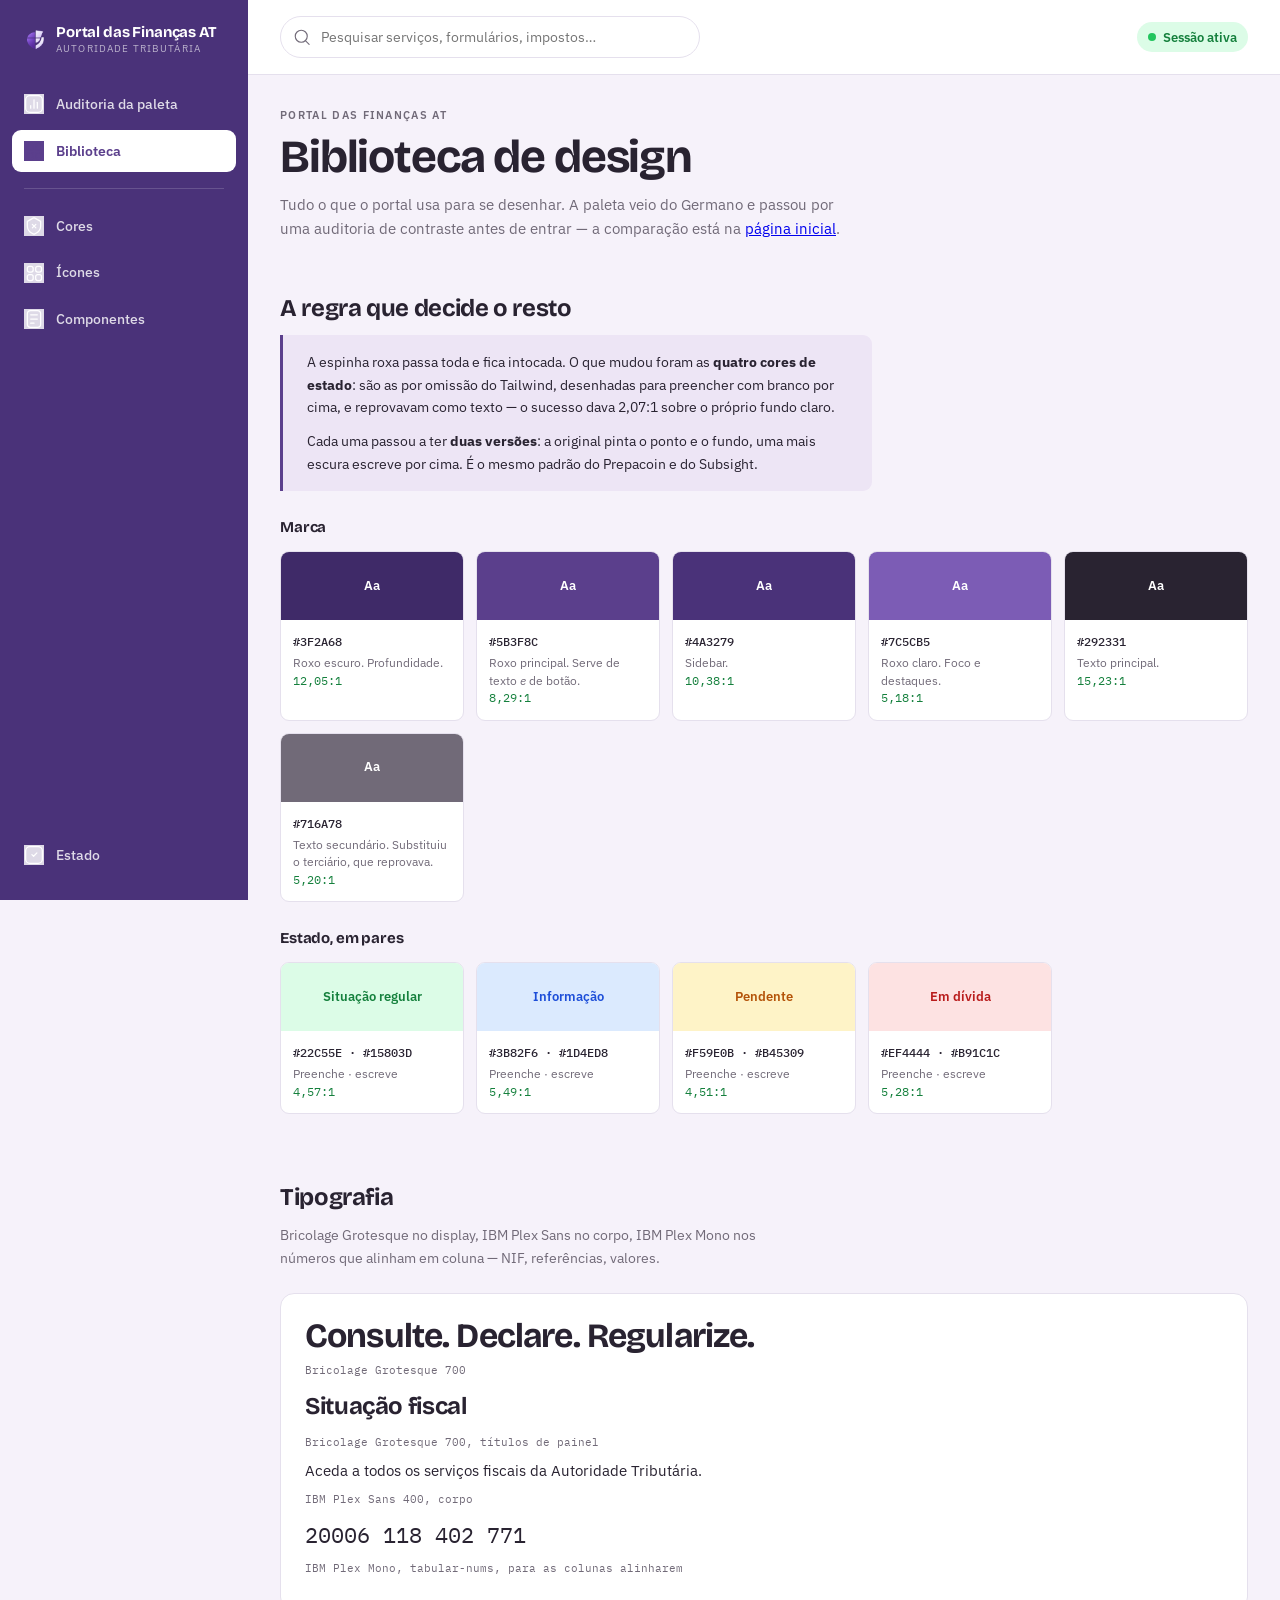
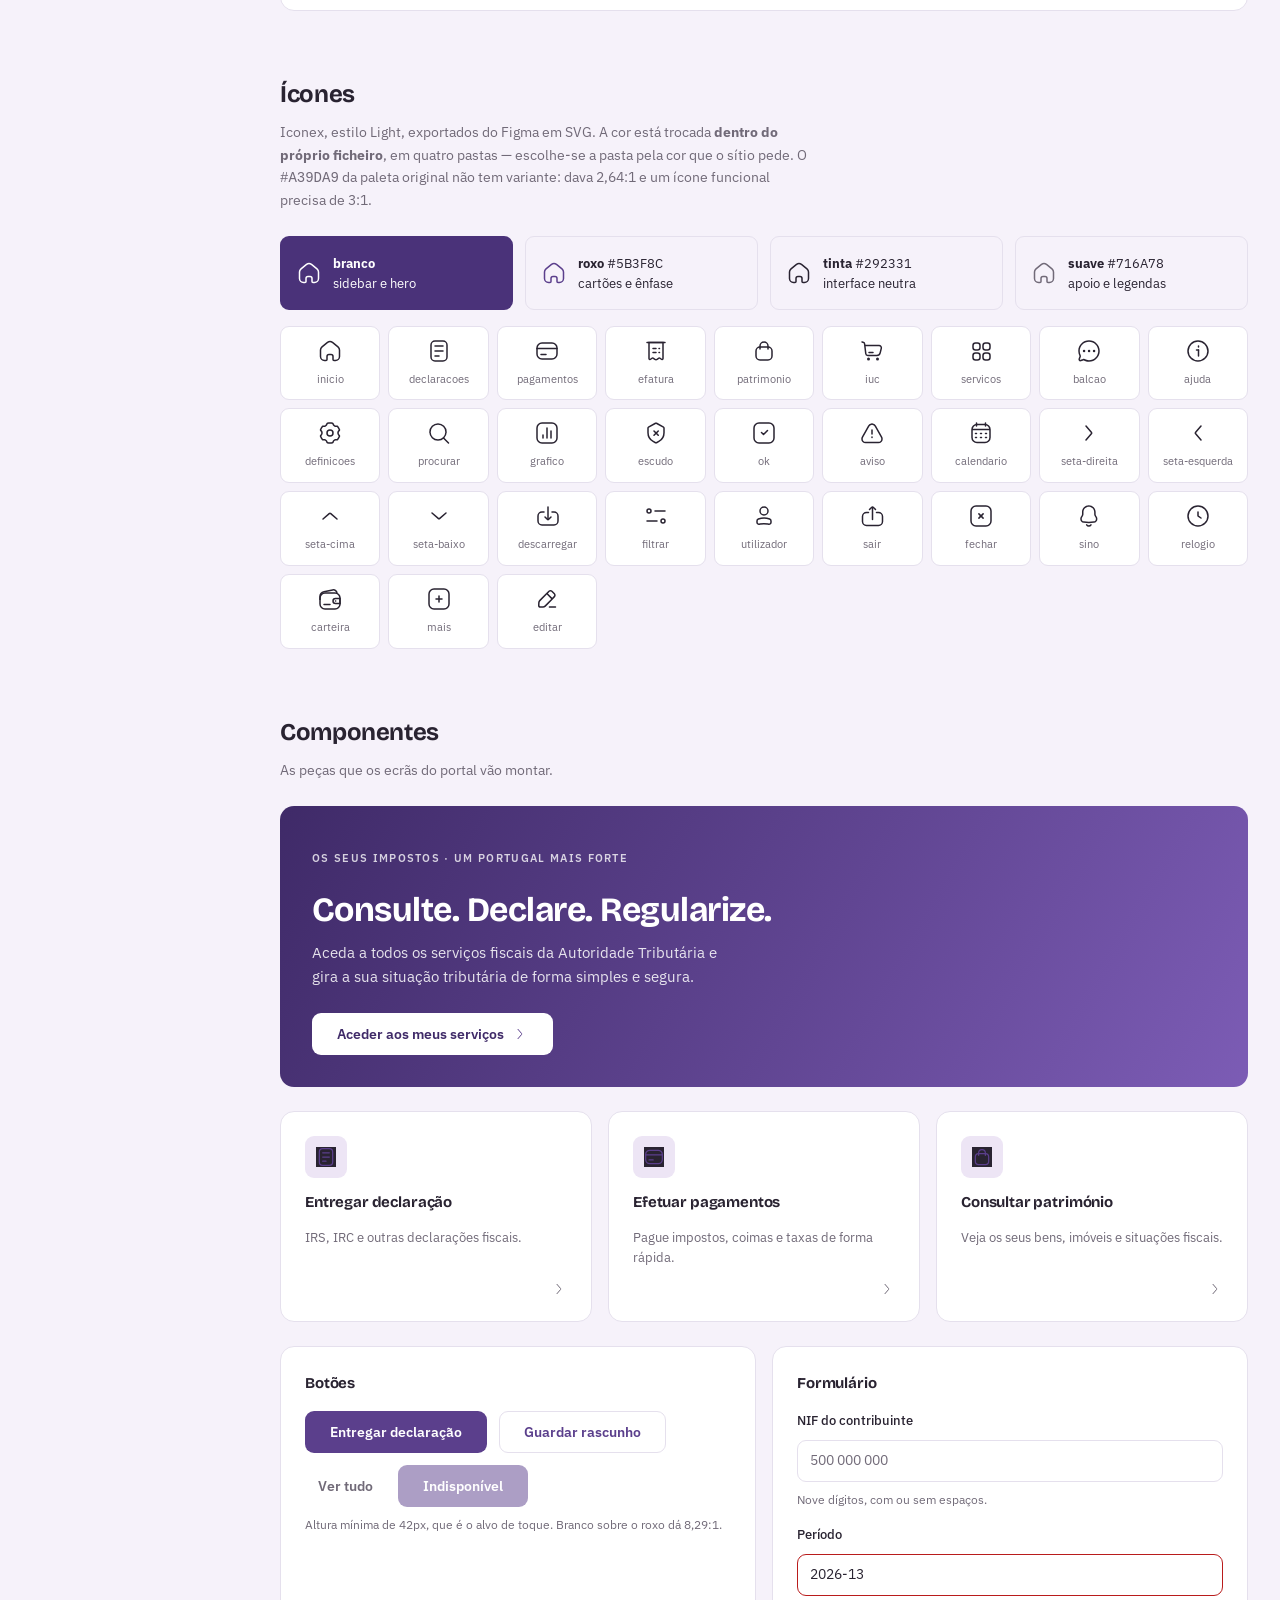
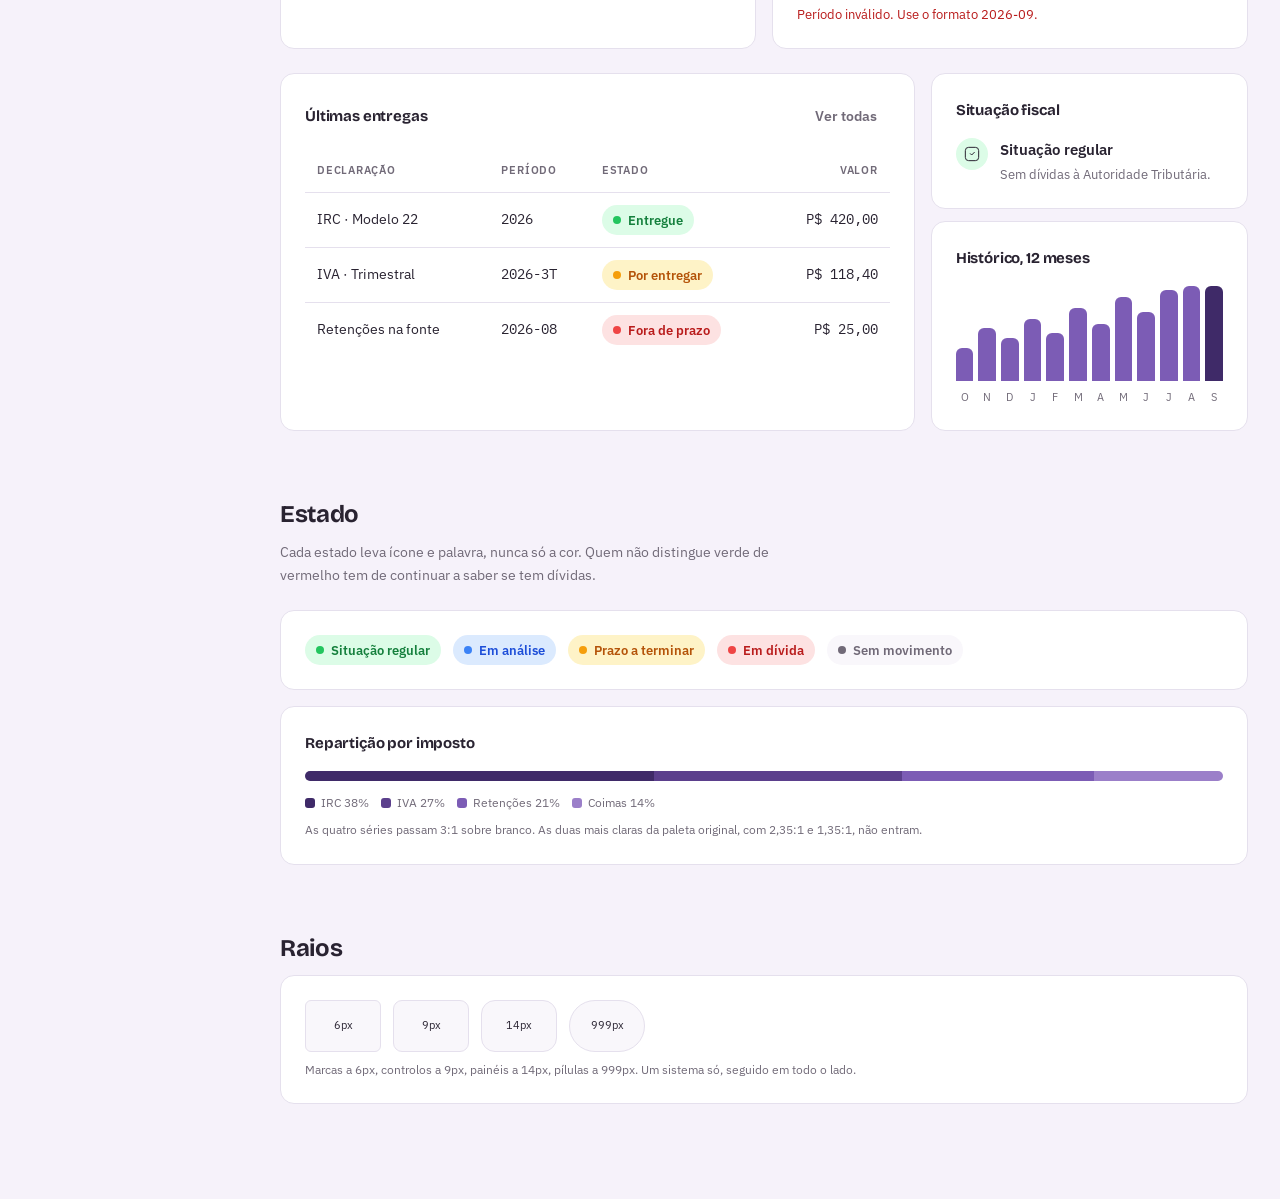
<file: biblioteca.html>
<!DOCTYPE html>
<html lang="pt-PT">
<head>
  <meta charset="UTF-8" />
  <meta name="pc-versao" content="e7d1a06c2892" />
  <meta name="at-versao" content="8cbcc98b641c" />
  <meta name="viewport" content="width=device-width, initial-scale=1.0" />
  <title>Biblioteca — Portal das Finanças AT</title>
  <link rel="icon" href="favicon.ico" sizes="any" />
  <link rel="icon" type="image/png" sizes="32x32" href="favicon-32.png" />
  <link rel="apple-touch-icon" href="apple-touch-icon.png" />
  <meta name="theme-color" content="#5B3F8C" />
  <link rel="preconnect" href="https://fonts.googleapis.com" />
  <link rel="preconnect" href="https://fonts.gstatic.com" crossorigin />
  <link rel="stylesheet" href="https://fonts.googleapis.com/css2?family=Bricolage+Grotesque:opsz,wght@12..96,500;12..96,700&family=IBM+Plex+Mono:wght@400;500&family=IBM+Plex+Sans:wght@400;500;600&display=swap" />
  <link rel="stylesheet" href="web/biblioteca/at.css?v=95a96b66" />
  <script src="web/atualizar.js?v=44ebef86"></script>
  <style>
    .secao { margin-bottom: var(--at-e8); }
    .secao > h2 { margin-bottom: var(--at-e2); }
    .secao > .intro { color: var(--at-texto-suave); max-width: 66ch; margin-bottom: var(--at-e5); font-size: 14px; }

    .amostras { display: flex; flex-wrap: wrap; gap: var(--at-e3); align-items: center; }

    .grade-cor { display: grid; grid-template-columns: repeat(auto-fill, minmax(184px, 1fr)); gap: var(--at-e3); }
    .ficha { border: 1px solid var(--at-linha); border-radius: var(--at-r-controlo); overflow: hidden; background: var(--at-superficie); }
    .ficha .prova { height: 68px; display: grid; place-items: center; font-weight: 600; font-size: 13px; }
    .ficha .sobre { padding: var(--at-e3); font-size: 12px; }
    .ficha .hex { font-family: "IBM Plex Mono", monospace; font-weight: 500; color: var(--at-texto); }
    .ficha .razao { color: var(--at-texto-suave); margin-top: 3px; line-height: 1.45; }
    .ficha .rc { font-family: "IBM Plex Mono", monospace; color: var(--at-ok-texto); font-size: 11.5px; }

    .grade-icones { display: grid; grid-template-columns: repeat(auto-fill, minmax(92px, 1fr)); gap: var(--at-e2); }
    .ficha-icone {
      display: flex; flex-direction: column; align-items: center; gap: var(--at-e2);
      padding: var(--at-e3) var(--at-e2); border: 1px solid var(--at-linha);
      border-radius: var(--at-r-controlo); background: var(--at-superficie);
      font-size: 10.5px; color: var(--at-texto-suave); text-align: center;
    }
    .tira-cores { display: flex; gap: var(--at-e3); flex-wrap: wrap; }
    .tira-cores > div {
      flex: 1; min-width: 150px; padding: var(--at-e4);
      border-radius: var(--at-r-controlo); border: 1px solid var(--at-linha);
      display: flex; align-items: center; gap: var(--at-e3); font-size: 12.5px;
    }
    .tira-cores .escura { background: var(--at-sidebar); color: #fff; border-color: transparent; }

    .escala > * { margin-bottom: var(--at-e2); }
    .escala .nota { font-family: "IBM Plex Mono", monospace; font-size: 11px; color: var(--at-texto-suave); }

    .lei {
      border-left: 3px solid var(--at-roxo); background: var(--at-roxo-veu);
      padding: var(--at-e4) var(--at-e5); border-radius: 0 var(--at-r-controlo) var(--at-r-controlo) 0;
      margin-bottom: var(--at-e5); font-size: 14px; max-width: 74ch;
    }
    .lei p + p { margin-top: var(--at-e3); }
  </style>
</head>
<body>
  <div class="at-app">

    <nav class="at-lateral" aria-label="Navegação principal">
      <div class="at-marca">
        <picture>
          <source srcset="web/marca/at-marca.webp" type="image/webp" />
          <img src="web/marca/at-marca.png" alt="" width="34" height="34" />
        </picture>
        <div class="at-marca-nome">
          Portal das Finanças AT
          <small>Autoridade Tributária</small>
        </div>
      </div>
      <a href="index.html"><img class="at-icone" src="web/icones/branco/grafico.svg" alt="" />Auditoria da paleta</a>
      <a href="biblioteca.html" aria-current="page"><img class="at-icone" src="web/icones/roxo/servicos.svg" alt="" />Biblioteca</a>
      <hr />
      <a href="#cores"><img class="at-icone" src="web/icones/branco/escudo.svg" alt="" />Cores</a>
      <a href="#icones"><img class="at-icone" src="web/icones/branco/servicos.svg" alt="" />Ícones</a>
      <a href="#componentes"><img class="at-icone" src="web/icones/branco/declaracoes.svg" alt="" />Componentes</a>
      <a href="#estado" class="at-empurra"><img class="at-icone" src="web/icones/branco/ok.svg" alt="" />Estado</a>
    </nav>

    <div class="at-principal">
      <header class="at-topo">
        <div class="at-procurar">
          <img src="web/icones/suave/procurar.svg" alt="" />
          <input type="search" placeholder="Pesquisar serviços, formulários, impostos…" aria-label="Pesquisar" />
        </div>
        <span class="at-selo at-selo-ok"><span class="at-ponto"></span>Sessão ativa</span>
      </header>

      <main class="at-conteudo">
        <div style="margin-bottom:var(--at-e7)">
          <p class="at-sobretitulo">Portal das Finanças AT</p>
          <h1>Biblioteca de design</h1>
          <p class="at-suave" style="margin-top:var(--at-e3); max-width:64ch">
            Tudo o que o portal usa para se desenhar. A paleta veio do Germano
            e passou por uma auditoria de contraste antes de entrar — a
            comparação está na <a href="index.html">página inicial</a>.
          </p>
        </div>

        <!-- ══ a regra ══ -->
        <section class="secao" id="cores">
          <h2>A regra que decide o resto</h2>
          <div class="lei">
            <p>
              A espinha roxa passa toda e fica intocada. O que mudou foram as
              <strong>quatro cores de estado</strong>: são as por omissão do
              Tailwind, desenhadas para preencher com branco por cima, e
              reprovavam como texto — o sucesso dava 2,07:1 sobre o próprio
              fundo claro.
            </p>
            <p>
              Cada uma passou a ter <strong>duas versões</strong>: a original
              pinta o ponto e o fundo, uma mais escura escreve por cima. É o
              mesmo padrão do Prepacoin e do Subsight.
            </p>
          </div>

          <h3 style="margin-bottom:var(--at-e3)">Marca</h3>
          <div class="grade-cor" style="margin-bottom:var(--at-e5)">
            <div class="ficha">
              <div class="prova" style="background:#3F2A68; color:#fff">Aa</div>
              <div class="sobre"><div class="hex">#3F2A68</div><div class="razao">Roxo escuro. Profundidade.</div><div class="rc">12,05:1</div></div>
            </div>
            <div class="ficha">
              <div class="prova" style="background:#5B3F8C; color:#fff">Aa</div>
              <div class="sobre"><div class="hex">#5B3F8C</div><div class="razao">Roxo principal. Serve de texto <em>e</em> de botão.</div><div class="rc">8,29:1</div></div>
            </div>
            <div class="ficha">
              <div class="prova" style="background:#4A3279; color:#fff">Aa</div>
              <div class="sobre"><div class="hex">#4A3279</div><div class="razao">Sidebar.</div><div class="rc">10,38:1</div></div>
            </div>
            <div class="ficha">
              <div class="prova" style="background:#7C5CB5; color:#fff">Aa</div>
              <div class="sobre"><div class="hex">#7C5CB5</div><div class="razao">Roxo claro. Foco e destaques.</div><div class="rc">5,18:1</div></div>
            </div>
            <div class="ficha">
              <div class="prova" style="background:#292331; color:#fff">Aa</div>
              <div class="sobre"><div class="hex">#292331</div><div class="razao">Texto principal.</div><div class="rc">15,23:1</div></div>
            </div>
            <div class="ficha">
              <div class="prova" style="background:#716A78; color:#fff">Aa</div>
              <div class="sobre"><div class="hex">#716A78</div><div class="razao">Texto secundário. Substituiu o terciário, que reprovava.</div><div class="rc">5,20:1</div></div>
            </div>
          </div>

          <h3 style="margin-bottom:var(--at-e3)">Estado, em pares</h3>
          <div class="grade-cor">
            <div class="ficha">
              <div class="prova" style="background:#DCFCE7; color:#15803D">Situação regular</div>
              <div class="sobre"><div class="hex">#22C55E · #15803D</div><div class="razao">Preenche · escreve</div><div class="rc">4,57:1</div></div>
            </div>
            <div class="ficha">
              <div class="prova" style="background:#DBEAFE; color:#1D4ED8">Informação</div>
              <div class="sobre"><div class="hex">#3B82F6 · #1D4ED8</div><div class="razao">Preenche · escreve</div><div class="rc">5,49:1</div></div>
            </div>
            <div class="ficha">
              <div class="prova" style="background:#FEF3C7; color:#B45309">Pendente</div>
              <div class="sobre"><div class="hex">#F59E0B · #B45309</div><div class="razao">Preenche · escreve</div><div class="rc">4,51:1</div></div>
            </div>
            <div class="ficha">
              <div class="prova" style="background:#FDE2E2; color:#B91C1C">Em dívida</div>
              <div class="sobre"><div class="hex">#EF4444 · #B91C1C</div><div class="razao">Preenche · escreve</div><div class="rc">5,28:1</div></div>
            </div>
          </div>
        </section>

        <!-- ══ tipografia ══ -->
        <section class="secao">
          <h2>Tipografia</h2>
          <p class="intro">
            Bricolage Grotesque no display, IBM Plex Sans no corpo, IBM Plex
            Mono nos números que alinham em coluna — NIF, referências, valores.
          </p>
          <div class="at-cartao escala">
            <h1 style="font-size:34px">Consulte. Declare. Regularize.</h1>
            <p class="nota">Bricolage Grotesque 700</p>
            <h2>Situação fiscal</h2>
            <p class="nota">Bricolage Grotesque 700, títulos de painel</p>
            <p>Aceda a todos os serviços fiscais da Autoridade Tributária.</p>
            <p class="nota">IBM Plex Sans 400, corpo</p>
            <p class="mono" style="font-size:22px">20006 118 402 771</p>
            <p class="nota">IBM Plex Mono, tabular-nums, para as colunas alinharem</p>
          </div>
        </section>

        <!-- ══ ícones ══ -->
        <section class="secao" id="icones">
          <h2>Ícones</h2>
          <p class="intro">
            Iconex, estilo Light, exportados do Figma em SVG. A cor está
            trocada <strong>dentro do próprio ficheiro</strong>, em quatro
            pastas — escolhe-se a pasta pela cor que o sítio pede. O
            <code>#A39DA9</code> da paleta original não tem variante: dava
            2,64:1 e um ícone funcional precisa de 3:1.
          </p>
          <div class="tira-cores" style="margin-bottom:var(--at-e4)">
            <div class="escura">
              <img class="at-icone-24" src="web/icones/branco/inicio.svg" alt="" />
              <div><strong>branco</strong><br />sidebar e hero</div>
            </div>
            <div>
              <img class="at-icone-24" src="web/icones/roxo/inicio.svg" alt="" />
              <div><strong>roxo</strong> #5B3F8C<br />cartões e ênfase</div>
            </div>
            <div>
              <img class="at-icone-24" src="web/icones/tinta/inicio.svg" alt="" />
              <div><strong>tinta</strong> #292331<br />interface neutra</div>
            </div>
            <div>
              <img class="at-icone-24" src="web/icones/suave/inicio.svg" alt="" />
              <div><strong>suave</strong> #716A78<br />apoio e legendas</div>
            </div>
          </div>
          <div class="grade-icones" id="grade-icones"></div>
        </section>

        <!-- ══ componentes ══ -->
        <section class="secao" id="componentes">
          <h2>Componentes</h2>
          <p class="intro">As peças que os ecrãs do portal vão montar.</p>

          <div class="at-hero" style="margin-bottom:var(--at-e5)">
            <p class="at-sobretitulo">Os seus impostos · Um Portugal mais forte</p>
            <h2>Consulte. Declare. Regularize.</h2>
            <p>
              Aceda a todos os serviços fiscais da Autoridade Tributária e
              gira a sua situação tributária de forma simples e segura.
            </p>
            <a class="at-botao" href="#componentes">
              Aceder aos meus serviços
              <img class="at-icone-16" src="web/icones/roxo/seta-direita.svg" alt="" />
            </a>
          </div>

          <div class="at-grade at-grade-3" style="margin-bottom:var(--at-e5)">
            <a class="at-servico" href="#componentes">
              <span class="at-servico-icone"><img class="at-icone" src="web/icones/roxo/declaracoes.svg" alt="" /></span>
              <h3>Entregar declaração</h3>
              <p>IRS, IRC e outras declarações fiscais.</p>
              <img class="at-icone-16 at-seta" src="web/icones/suave/seta-direita.svg" alt="" />
            </a>
            <a class="at-servico" href="#componentes">
              <span class="at-servico-icone"><img class="at-icone" src="web/icones/roxo/pagamentos.svg" alt="" /></span>
              <h3>Efetuar pagamentos</h3>
              <p>Pague impostos, coimas e taxas de forma rápida.</p>
              <img class="at-icone-16 at-seta" src="web/icones/suave/seta-direita.svg" alt="" />
            </a>
            <a class="at-servico" href="#componentes">
              <span class="at-servico-icone"><img class="at-icone" src="web/icones/roxo/patrimonio.svg" alt="" /></span>
              <h3>Consultar património</h3>
              <p>Veja os seus bens, imóveis e situações fiscais.</p>
              <img class="at-icone-16 at-seta" src="web/icones/suave/seta-direita.svg" alt="" />
            </a>
          </div>

          <div class="at-grade at-grade-2" style="margin-bottom:var(--at-e5)">
            <div class="at-cartao">
              <div class="at-cartao-cabeca"><h3>Botões</h3></div>
              <div class="amostras">
                <button type="button" class="at-botao">Entregar declaração</button>
                <button type="button" class="at-botao at-botao-linha">Guardar rascunho</button>
                <button type="button" class="at-botao at-botao-fantasma">Ver tudo</button>
                <button type="button" class="at-botao" disabled>Indisponível</button>
              </div>
              <p class="at-ajuda">Altura mínima de 42px, que é o alvo de toque. Branco sobre o roxo dá 8,29:1.</p>
            </div>

            <div class="at-cartao">
              <div class="at-cartao-cabeca"><h3>Formulário</h3></div>
              <div class="at-campo">
                <label for="nif">NIF do contribuinte</label>
                <input id="nif" inputmode="numeric" placeholder="500 000 000" />
                <p class="at-ajuda">Nove dígitos, com ou sem espaços.</p>
              </div>
              <div class="at-campo" style="margin-bottom:0">
                <label for="periodo">Período</label>
                <input id="periodo" value="2026-13" aria-invalid="true" aria-describedby="e-periodo" />
                <p class="at-erro" id="e-periodo">Período inválido. Use o formato 2026-09.</p>
              </div>
            </div>
          </div>

          <div class="at-grade at-grade-painel">
            <div class="at-cartao">
              <div class="at-cartao-cabeca">
                <h3>Últimas entregas</h3>
                <button type="button" class="at-botao at-botao-fantasma">Ver todas</button>
              </div>
              <div class="at-rolavel">
                <table class="at-tabela">
                  <thead>
                    <tr><th>Declaração</th><th>Período</th><th>Estado</th><th class="num">Valor</th></tr>
                  </thead>
                  <tbody>
                    <tr>
                      <td>IRC · Modelo 22</td><td class="mono">2026</td>
                      <td><span class="at-selo at-selo-ok"><span class="at-ponto"></span>Entregue</span></td>
                      <td class="num mono">P$ 420,00</td>
                    </tr>
                    <tr>
                      <td>IVA · Trimestral</td><td class="mono">2026-3T</td>
                      <td><span class="at-selo at-selo-aviso"><span class="at-ponto"></span>Por entregar</span></td>
                      <td class="num mono">P$ 118,40</td>
                    </tr>
                    <tr>
                      <td>Retenções na fonte</td><td class="mono">2026-08</td>
                      <td><span class="at-selo at-selo-erro"><span class="at-ponto"></span>Fora de prazo</span></td>
                      <td class="num mono">P$ 25,00</td>
                    </tr>
                  </tbody>
                </table>
              </div>
            </div>

            <div class="at-pilha">
              <div class="at-cartao">
                <div class="at-cartao-cabeca"><h3>Situação fiscal</h3></div>
                <div class="at-situacao">
                  <span class="at-situacao-icone" style="background:var(--at-ok-veu)">
                    <img class="at-icone-16" src="web/icones/tinta/ok.svg" alt="" style="filter:none" />
                  </span>
                  <div>
                    <div class="at-situacao-titulo">Situação regular</div>
                    <div class="at-situacao-nota">Sem dívidas à Autoridade Tributária.</div>
                  </div>
                </div>
              </div>

              <div class="at-cartao">
                <div class="at-cartao-cabeca"><h3>Histórico, 12 meses</h3></div>
                <div class="at-barras" role="img" aria-label="Entregas por mês, com o máximo em setembro">
                  <div class="at-barra"><div class="haste" style="height:28%"></div><span class="rot">O</span></div>
                  <div class="at-barra"><div class="haste" style="height:44%"></div><span class="rot">N</span></div>
                  <div class="at-barra"><div class="haste" style="height:36%"></div><span class="rot">D</span></div>
                  <div class="at-barra"><div class="haste" style="height:52%"></div><span class="rot">J</span></div>
                  <div class="at-barra"><div class="haste" style="height:40%"></div><span class="rot">F</span></div>
                  <div class="at-barra"><div class="haste" style="height:61%"></div><span class="rot">M</span></div>
                  <div class="at-barra"><div class="haste" style="height:48%"></div><span class="rot">A</span></div>
                  <div class="at-barra"><div class="haste" style="height:70%"></div><span class="rot">M</span></div>
                  <div class="at-barra"><div class="haste" style="height:58%"></div><span class="rot">J</span></div>
                  <div class="at-barra"><div class="haste" style="height:76%"></div><span class="rot">J</span></div>
                  <div class="at-barra"><div class="haste" style="height:83%"></div><span class="rot">A</span></div>
                  <div class="at-barra destaque"><div class="haste" style="height:100%"></div><span class="rot">S</span></div>
                </div>
              </div>
            </div>
          </div>
        </section>

        <!-- ══ estado ══ -->
        <section class="secao" id="estado">
          <h2>Estado</h2>
          <p class="intro">
            Cada estado leva ícone e palavra, nunca só a cor. Quem não
            distingue verde de vermelho tem de continuar a saber se tem
            dívidas.
          </p>
          <div class="at-cartao" style="margin-bottom:var(--at-e4)">
            <div class="amostras">
              <span class="at-selo at-selo-ok"><span class="at-ponto"></span>Situação regular</span>
              <span class="at-selo at-selo-info"><span class="at-ponto"></span>Em análise</span>
              <span class="at-selo at-selo-aviso"><span class="at-ponto"></span>Prazo a terminar</span>
              <span class="at-selo at-selo-erro"><span class="at-ponto"></span>Em dívida</span>
              <span class="at-selo"><span class="at-ponto" style="background:var(--at-texto-suave)"></span>Sem movimento</span>
            </div>
          </div>

          <div class="at-cartao">
            <div class="at-cartao-cabeca"><h3>Repartição por imposto</h3></div>
            <div class="at-barra-seg" role="img" aria-label="IRC 38 por cento, IVA 27, Retenções 21, Coimas 14">
              <span style="width:38%; background:var(--at-s1)"></span>
              <span style="width:27%; background:var(--at-s2)"></span>
              <span style="width:21%; background:var(--at-s3)"></span>
              <span style="width:14%; background:var(--at-s4)"></span>
            </div>
            <div class="at-legenda">
              <span class="at-legenda-item"><span class="at-legenda-marca" style="background:var(--at-s1)"></span>IRC 38%</span>
              <span class="at-legenda-item"><span class="at-legenda-marca" style="background:var(--at-s2)"></span>IVA 27%</span>
              <span class="at-legenda-item"><span class="at-legenda-marca" style="background:var(--at-s3)"></span>Retenções 21%</span>
              <span class="at-legenda-item"><span class="at-legenda-marca" style="background:var(--at-s4)"></span>Coimas 14%</span>
            </div>
            <p class="at-ajuda">
              As quatro séries passam 3:1 sobre branco. As duas mais claras da
              paleta original, com 2,35:1 e 1,35:1, não entram.
            </p>
          </div>
        </section>

        <!-- ══ raios ══ -->
        <section class="secao">
          <h2>Raios</h2>
          <div class="at-cartao">
            <div class="amostras">
              <div style="width:76px;height:52px;background:var(--at-cinza);border:1px solid var(--at-linha);border-radius:6px;display:grid;place-items:center;font-size:11px">6px</div>
              <div style="width:76px;height:52px;background:var(--at-cinza);border:1px solid var(--at-linha);border-radius:9px;display:grid;place-items:center;font-size:11px">9px</div>
              <div style="width:76px;height:52px;background:var(--at-cinza);border:1px solid var(--at-linha);border-radius:14px;display:grid;place-items:center;font-size:11px">14px</div>
              <div style="width:76px;height:52px;background:var(--at-cinza);border:1px solid var(--at-linha);border-radius:999px;display:grid;place-items:center;font-size:11px">999px</div>
            </div>
            <p class="at-ajuda">
              Marcas a 6px, controlos a 9px, painéis a 14px, pílulas a 999px.
              Um sistema só, seguido em todo o lado.
            </p>
          </div>
        </section>
      </main>
    </div>
  </div>

  <script>
    // A grelha monta-se a partir da lista, para nunca ficar dessincronizada
    // dos ficheiros que existem mesmo em web/icones/.
    var ICONES = ['inicio','declaracoes','pagamentos','efatura','patrimonio','iuc',
      'servicos','balcao','ajuda','definicoes','procurar','grafico','escudo','ok',
      'aviso','calendario','seta-direita','seta-esquerda','seta-cima','seta-baixo',
      'descarregar','filtrar','utilizador','sair','fechar','sino','relogio',
      'carteira','mais','editar'];
    document.getElementById('grade-icones').innerHTML = ICONES.map(function (n) {
      return '<div class="ficha-icone">' +
        '<img class="at-icone-24" src="web/icones/tinta/' + n + '.svg" alt="" />' +
        '<span>' + n + '</span></div>';
    }).join('');
  </script>
</body>
</html>
</file>
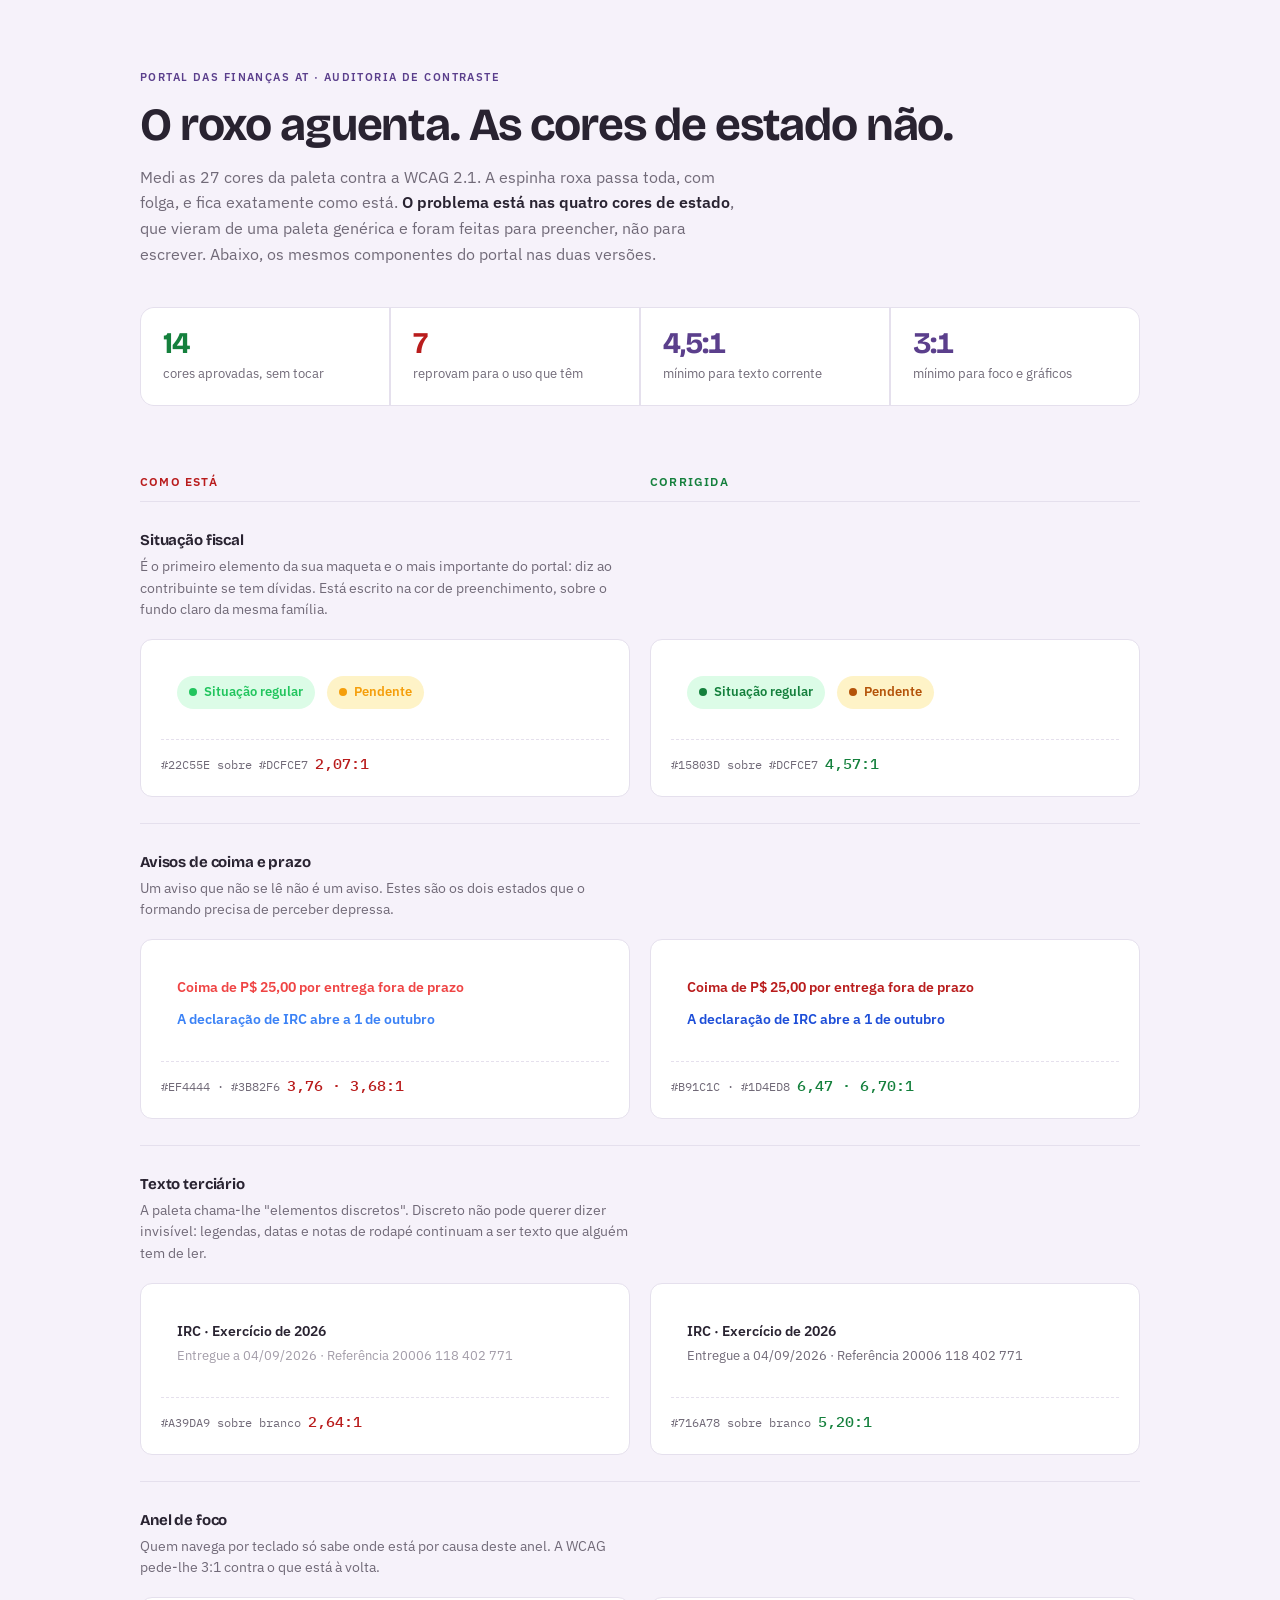
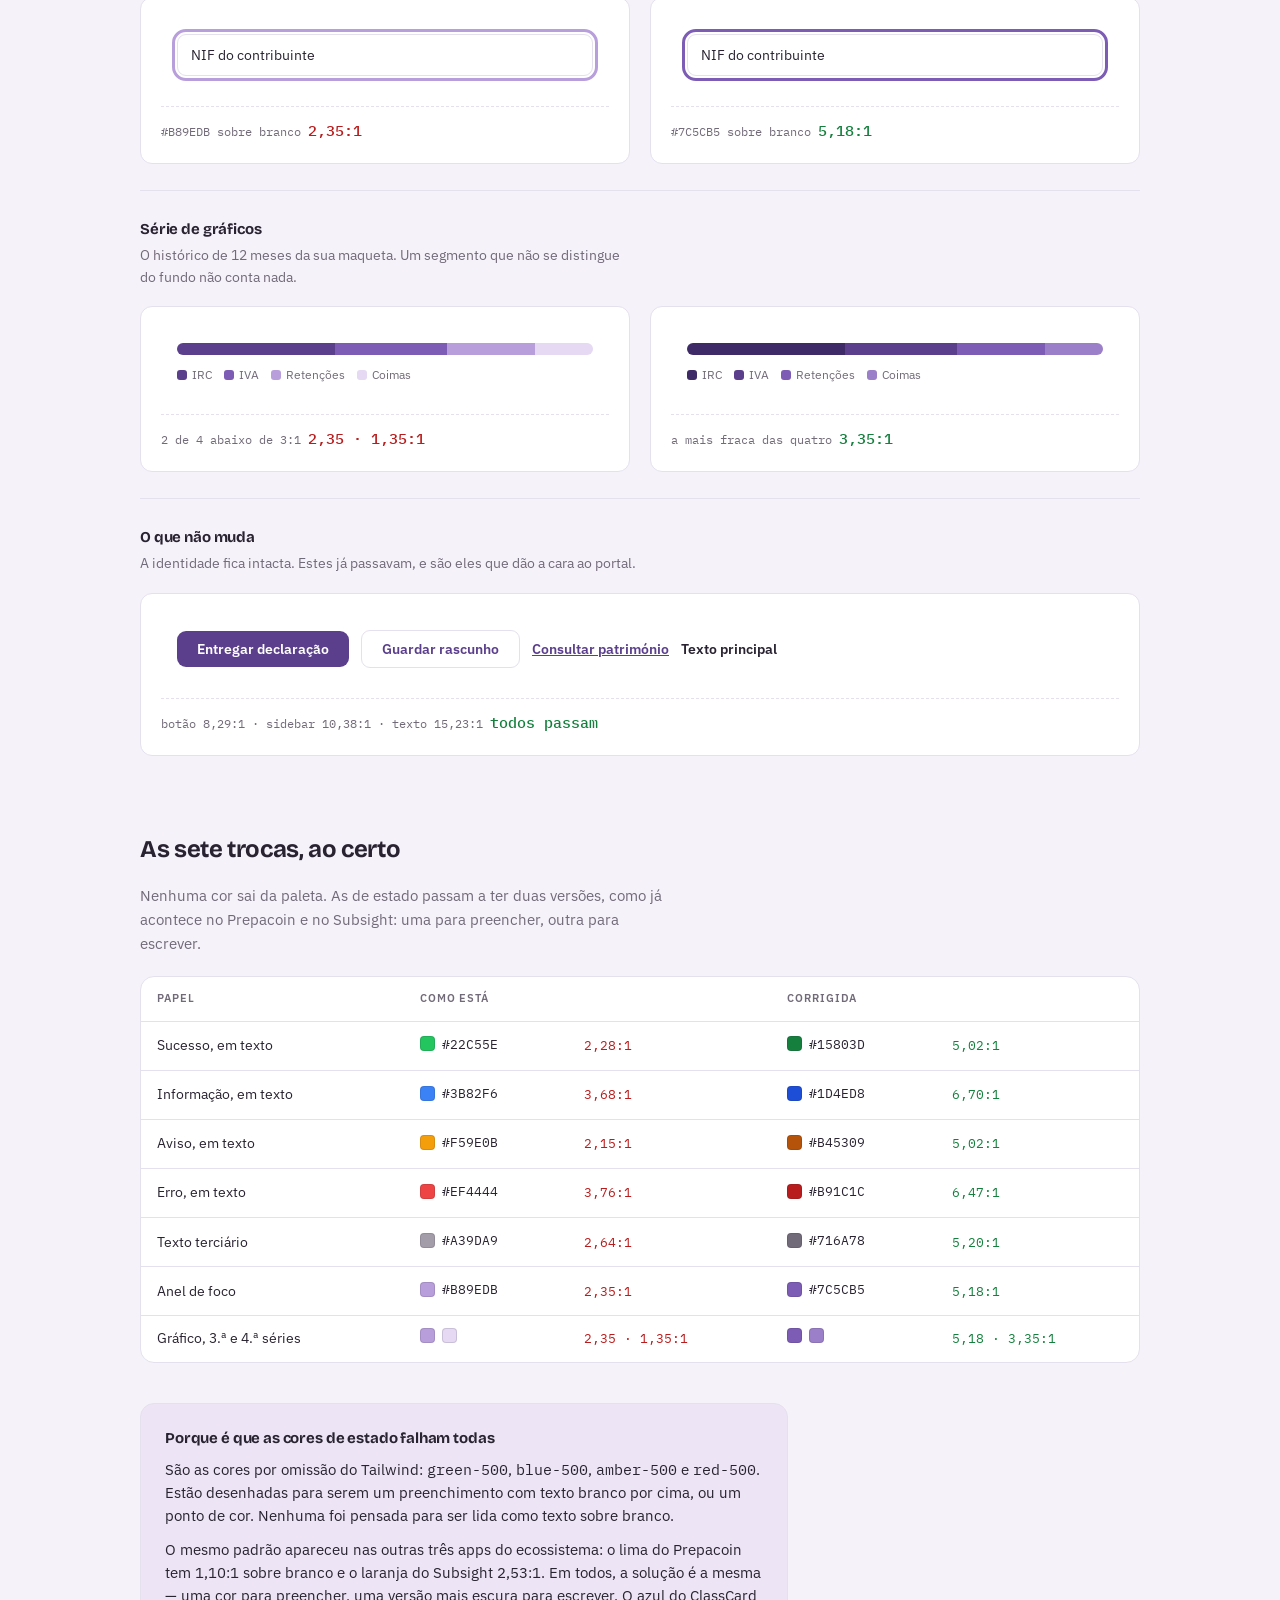
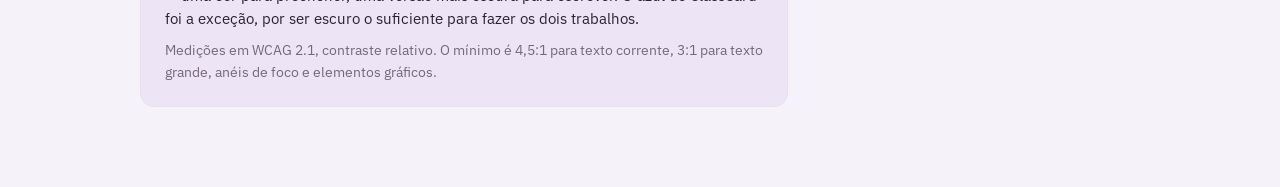
<file: paleta.html>
<!DOCTYPE html>
<html lang="pt-PT">
<head>
  <meta charset="UTF-8" />
  <meta name="pc-versao" content="e7d1a06c2892" />
  <meta name="at-versao" content="8cbcc98b641c" />
  <meta name="viewport" content="width=device-width, initial-scale=1.0" />
  <title>Paleta do Portal das Finanças — Portal das Finanças AT</title>
  <link rel="icon" href="favicon.ico" sizes="any" />
  <link rel="icon" type="image/png" sizes="32x32" href="favicon-32.png" />
  <link rel="apple-touch-icon" href="apple-touch-icon.png" />
  <meta name="theme-color" content="#5B3F8C" />
  <link rel="preconnect" href="https://fonts.googleapis.com" />
  <link rel="preconnect" href="https://fonts.gstatic.com" crossorigin />
  <link rel="stylesheet" href="https://fonts.googleapis.com/css2?family=Bricolage+Grotesque:opsz,wght@12..96,500;12..96,700&family=IBM+Plex+Mono:wght@400;500&family=IBM+Plex+Sans:wght@400;500;600&display=swap" />
  <link rel="stylesheet" href="web/biblioteca/at.css?v=95a96b66" />
  <script src="web/atualizar.js?v=44ebef86"></script>
  <style>
    /* Só o que é próprio desta página. Cores, tipografia, forma e ritmo
       vivem em web/biblioteca/at.css. */

    .env { max-width: 1080px; margin: 0 auto; padding: clamp(28px, 5vw, 64px) clamp(18px, 4vw, 40px) 80px; }

    .selo {
      display: inline-block; font-size: 11px; font-weight: 600;
      letter-spacing: .13em; text-transform: uppercase;
      color: var(--at-roxo); margin-bottom: 14px;
    }
    .abre { max-width: 60ch; color: var(--at-texto-suave); margin-top: 16px; font-size: 16px; }
    .abre strong { color: var(--at-texto); font-weight: 600; }

    .rac, .rc { font-family: "IBM Plex Mono", ui-monospace, monospace; font-variant-numeric: tabular-nums; }

    /* veredicto */
    .veredicto {
      display: grid; gap: 2px; margin: 40px 0 8px;
      grid-template-columns: repeat(auto-fit, minmax(210px, 1fr));
      background: var(--at-linha); border: 1px solid var(--at-linha);
      border-radius: var(--at-r-painel); overflow: hidden;
    }
    .vc { background: var(--at-superficie); padding: 20px 22px; }
    .vc .n {
      font-family: "Bricolage Grotesque", sans-serif; font-size: 30px;
      font-weight: 700; line-height: 1; letter-spacing: -0.03em;
    }
    .vc .r { font-size: 13px; color: var(--at-texto-suave); margin-top: 6px; }
    .vc.bom .n { color: var(--at-ok-texto); }
    .vc.mau .n { color: var(--at-erro-texto); }

    /* cabeçalho das colunas, que acompanha o scroll */
    .colunas {
      position: sticky; top: 0; z-index: 2;
      display: grid; grid-template-columns: 1fr 1fr; gap: 20px;
      background: var(--at-chao); padding: 14px 0 10px; margin-top: 52px;
      border-bottom: 1px solid var(--at-linha);
    }
    .colunas div { font-size: 12px; font-weight: 600; letter-spacing: .1em; text-transform: uppercase; }
    .colunas .esq { color: var(--at-erro-texto); }
    .colunas .dir { color: var(--at-ok-texto); }

    /* linhas de comparação */
    .linha { padding: 26px 0; border-bottom: 1px solid var(--at-linha); }
    .linha > h3 { margin-bottom: 4px; }
    .linha > .porque { font-size: 13.5px; color: var(--at-texto-suave); max-width: 62ch; margin-bottom: 18px; }
    .par { display: grid; grid-template-columns: 1fr 1fr; gap: 20px; }
    .cel {
      background: var(--at-superficie); border: 1px solid var(--at-linha);
      border-radius: var(--at-r-panel, 12px); padding: 20px;
      display: flex; flex-direction: column; gap: 14px; min-width: 0;
    }
    .rac {
      font-size: 12px; display: flex; align-items: baseline; gap: 7px;
      padding-top: 12px; border-top: 1px dashed var(--at-linha); margin-top: auto;
    }
    .rac b { font-size: 15px; font-weight: 500; }
    .rac .falha { color: var(--at-erro-texto); }
    .rac .passa { color: var(--at-ok-texto); }
    .rac .cod { color: var(--at-texto-suave); }

    /* ── espécimes ────────────────────────────────────────────────
       Estes fragmentos mostram as cores EXATAS das duas paletas, por
       isso não passam pelos tokens: são amostras, não interface. É o
       único sítio da folha onde um literal é o correto. */
    .amostra { background: #FFFFFF; border-radius: var(--at-r-controlo); padding: 16px; }

    .badge {
      display: inline-flex; align-items: center; gap: 7px;
      font-size: 13px; font-weight: 600; padding: 6px 12px;
      border-radius: var(--at-r-pilula);
    }
    .badge .pt { width: 8px; height: 8px; border-radius: 50%; flex-shrink: 0; }
    .badge + .badge { margin-left: 8px; }

    .btn {
      display: inline-flex; align-items: center; justify-content: center;
      font: 600 14px/1 "IBM Plex Sans", sans-serif;
      padding: 11px 20px; border-radius: var(--at-r-controlo); border: none;
    }
    .campo {
      width: 100%; font: 400 14px/1 "IBM Plex Sans", sans-serif;
      padding: 11px 13px; border-radius: var(--at-r-controlo);
      background: #fff; border: 1px solid #E5E0ED; color: #292331;
    }

    .barras { display: flex; height: 12px; border-radius: var(--at-r-pilula); overflow: hidden; }
    .barras span { display: block; }
    .leg { display: flex; flex-wrap: wrap; gap: 12px; font-size: 12px; color: #716A78; margin-top: 10px; }
    .leg i { width: 10px; height: 10px; border-radius: 3px; display: inline-block; margin-right: 5px; vertical-align: -1px; }

    /* tabela */
    .tab-env {
      overflow-x: auto; margin-top: 14px; border: 1px solid var(--at-linha);
      border-radius: var(--at-r-painel); background: var(--at-superficie);
    }
    table { width: 100%; border-collapse: collapse; font-size: 13.5px; min-width: 560px; }
    th {
      text-align: left; font-size: 11px; font-weight: 600; letter-spacing: .08em;
      text-transform: uppercase; color: var(--at-texto-suave);
      padding: 13px 16px; border-bottom: 1px solid var(--at-linha); white-space: nowrap;
    }
    td { padding: 12px 16px; border-bottom: 1px solid var(--at-linha); vertical-align: middle; }
    tr:last-child td { border-bottom: none; }
    .pastilha { display: inline-flex; align-items: center; gap: 7px; }
    .pastilha i { width: 15px; height: 15px; border-radius: 4px; border: 1px solid rgba(41,35,49,.14); flex-shrink: 0; }
    td .rc { font-size: 12.5px; }

    .nota {
      margin-top: 40px; padding: 22px 24px; border-radius: var(--at-r-painel);
      background: var(--at-roxo-veu); border: 1px solid var(--at-linha);
      font-size: 14.5px; max-width: 72ch;
    }
    .nota h3 { margin-bottom: 8px; }
    .nota p + p { margin-top: 10px; }

    a { color: var(--at-roxo); }

    @media (max-width: 720px) {
      .par, .colunas { grid-template-columns: 1fr; }
      .colunas { position: static; }
      .cel { gap: 12px; }
    }
  </style>
</head>
<body>
<div class="env">

  <span class="selo">Portal das Finanças AT · Auditoria de contraste</span>
  <h1>O roxo aguenta. As cores de estado não.</h1>
  <p class="abre">
    Medi as 27 cores da paleta contra a WCAG 2.1. A espinha roxa passa toda,
    com folga, e fica exatamente como está. <strong>O problema está nas quatro
    cores de estado</strong>, que vieram de uma paleta genérica e foram feitas
    para preencher, não para escrever. Abaixo, os mesmos componentes do portal
    nas duas versões.
  </p>

  <div class="veredicto">
    <div class="vc bom"><div class="n">14</div><div class="r">cores aprovadas, sem tocar</div></div>
    <div class="vc mau"><div class="n">7</div><div class="r">reprovam para o uso que têm</div></div>
    <div class="vc"><div class="n mono" style="color:var(--at-roxo)">4,5:1</div><div class="r">mínimo para texto corrente</div></div>
    <div class="vc"><div class="n mono" style="color:var(--at-roxo)">3:1</div><div class="r">mínimo para foco e gráficos</div></div>
  </div>

  <div class="colunas">
    <div class="esq">Como está</div>
    <div class="dir">Corrigida</div>
  </div>

  <!-- 1. situação fiscal -->
  <section class="linha">
    <h3>Situação fiscal</h3>
    <p class="porque">
      É o primeiro elemento da sua maqueta e o mais importante do portal:
      diz ao contribuinte se tem dívidas. Está escrito na cor de preenchimento,
      sobre o fundo claro da mesma família.
    </p>
    <div class="par">
      <div class="cel">
        <div class="amostra">
          <span class="badge" style="background:#DCFCE7; color:#22C55E">
            <span class="pt" style="background:#22C55E"></span>Situação regular
          </span>
          <span class="badge" style="background:#FEF3C7; color:#F59E0B">
            <span class="pt" style="background:#F59E0B"></span>Pendente
          </span>
        </div>
        <div class="rac"><span class="cod">#22C55E sobre #DCFCE7</span> <b class="falha">2,07:1</b></div>
      </div>
      <div class="cel">
        <div class="amostra">
          <span class="badge" style="background:#DCFCE7; color:#15803D">
            <span class="pt" style="background:#15803D"></span>Situação regular
          </span>
          <span class="badge" style="background:#FEF3C7; color:#B45309">
            <span class="pt" style="background:#B45309"></span>Pendente
          </span>
        </div>
        <div class="rac"><span class="cod">#15803D sobre #DCFCE7</span> <b class="passa">4,57:1</b></div>
      </div>
    </div>
  </section>

  <!-- 2. alertas -->
  <section class="linha">
    <h3>Avisos de coima e prazo</h3>
    <p class="porque">
      Um aviso que não se lê não é um aviso. Estes são os dois estados que
      o formando precisa de perceber depressa.
    </p>
    <div class="par">
      <div class="cel">
        <div class="amostra">
          <p style="margin:0 0 10px; color:#EF4444; font-weight:600; font-size:14px">
            Coima de P$ 25,00 por entrega fora de prazo
          </p>
          <p style="margin:0; color:#3B82F6; font-weight:600; font-size:14px">
            A declaração de IRC abre a 1 de outubro
          </p>
        </div>
        <div class="rac"><span class="cod">#EF4444 · #3B82F6</span> <b class="falha">3,76 · 3,68:1</b></div>
      </div>
      <div class="cel">
        <div class="amostra">
          <p style="margin:0 0 10px; color:#B91C1C; font-weight:600; font-size:14px">
            Coima de P$ 25,00 por entrega fora de prazo
          </p>
          <p style="margin:0; color:#1D4ED8; font-weight:600; font-size:14px">
            A declaração de IRC abre a 1 de outubro
          </p>
        </div>
        <div class="rac"><span class="cod">#B91C1C · #1D4ED8</span> <b class="passa">6,47 · 6,70:1</b></div>
      </div>
    </div>
  </section>

  <!-- 3. texto terciário -->
  <section class="linha">
    <h3>Texto terciário</h3>
    <p class="porque">
      A paleta chama-lhe "elementos discretos". Discreto não pode querer
      dizer invisível: legendas, datas e notas de rodapé continuam a ser
      texto que alguém tem de ler.
    </p>
    <div class="par">
      <div class="cel">
        <div class="amostra">
          <p style="margin:0; color:#292331; font-weight:600; font-size:14px">IRC · Exercício de 2026</p>
          <p style="margin:4px 0 0; color:#A39DA9; font-size:13px">Entregue a 04/09/2026 · Referência 20006 118 402 771</p>
        </div>
        <div class="rac"><span class="cod">#A39DA9 sobre branco</span> <b class="falha">2,64:1</b></div>
      </div>
      <div class="cel">
        <div class="amostra">
          <p style="margin:0; color:#292331; font-weight:600; font-size:14px">IRC · Exercício de 2026</p>
          <p style="margin:4px 0 0; color:#716A78; font-size:13px">Entregue a 04/09/2026 · Referência 20006 118 402 771</p>
        </div>
        <div class="rac"><span class="cod">#716A78 sobre branco</span> <b class="passa">5,20:1</b></div>
      </div>
    </div>
  </section>

  <!-- 4. foco -->
  <section class="linha">
    <h3>Anel de foco</h3>
    <p class="porque">
      Quem navega por teclado só sabe onde está por causa deste anel.
      A WCAG pede-lhe 3:1 contra o que está à volta.
    </p>
    <div class="par">
      <div class="cel">
        <div class="amostra">
          <input class="campo" value="NIF do contribuinte" readonly
                 style="outline:3px solid #B89EDB; outline-offset:2px">
        </div>
        <div class="rac"><span class="cod">#B89EDB sobre branco</span> <b class="falha">2,35:1</b></div>
      </div>
      <div class="cel">
        <div class="amostra">
          <input class="campo" value="NIF do contribuinte" readonly
                 style="outline:3px solid #7C5CB5; outline-offset:2px">
        </div>
        <div class="rac"><span class="cod">#7C5CB5 sobre branco</span> <b class="passa">5,18:1</b></div>
      </div>
    </div>
  </section>

  <!-- 5. gráficos -->
  <section class="linha">
    <h3>Série de gráficos</h3>
    <p class="porque">
      O histórico de 12 meses da sua maqueta. Um segmento que não se
      distingue do fundo não conta nada.
    </p>
    <div class="par">
      <div class="cel">
        <div class="amostra">
          <div class="barras">
            <span style="width:38%; background:#5B3F8C"></span>
            <span style="width:27%; background:#7C5CB5"></span>
            <span style="width:21%; background:#B89EDB"></span>
            <span style="width:14%; background:#E5D9F3"></span>
          </div>
          <div class="leg">
            <span><i style="background:#5B3F8C"></i>IRC</span>
            <span><i style="background:#7C5CB5"></i>IVA</span>
            <span><i style="background:#B89EDB"></i>Retenções</span>
            <span><i style="background:#E5D9F3"></i>Coimas</span>
          </div>
        </div>
        <div class="rac"><span class="cod">2 de 4 abaixo de 3:1</span> <b class="falha">2,35 · 1,35:1</b></div>
      </div>
      <div class="cel">
        <div class="amostra">
          <div class="barras">
            <span style="width:38%; background:#3F2A68"></span>
            <span style="width:27%; background:#5B3F8C"></span>
            <span style="width:21%; background:#7C5CB5"></span>
            <span style="width:14%; background:#9B7FC9"></span>
          </div>
          <div class="leg">
            <span><i style="background:#3F2A68"></i>IRC</span>
            <span><i style="background:#5B3F8C"></i>IVA</span>
            <span><i style="background:#7C5CB5"></i>Retenções</span>
            <span><i style="background:#9B7FC9"></i>Coimas</span>
          </div>
        </div>
        <div class="rac"><span class="cod">a mais fraca das quatro</span> <b class="passa">3,35:1</b></div>
      </div>
    </div>
  </section>

  <!-- 6. o que não muda -->
  <section class="linha" style="border-bottom:none">
    <h3>O que não muda</h3>
    <p class="porque">
      A identidade fica intacta. Estes já passavam, e são eles que dão
      a cara ao portal.
    </p>
    <div class="par">
      <div class="cel" style="grid-column:1 / -1">
        <div class="amostra" style="display:flex; flex-wrap:wrap; gap:12px; align-items:center">
          <button class="btn" style="background:#5B3F8C; color:#fff">Entregar declaração</button>
          <button class="btn" style="background:#fff; color:#5B3F8C; border:1px solid #E5E0ED">Guardar rascunho</button>
          <span style="color:#5B3F8C; font-weight:600; font-size:14px; text-decoration:underline">Consultar património</span>
          <span style="color:#292331; font-weight:600; font-size:14px">Texto principal</span>
        </div>
        <div class="rac">
          <span class="cod">botão 8,29:1 · sidebar 10,38:1 · texto 15,23:1</span>
          <b class="passa">todos passam</b>
        </div>
      </div>
    </div>
  </section>

  <!-- tabela -->
  <h2 style="margin-top:48px">As sete trocas, ao certo</h2>
  <p class="abre" style="margin-bottom:20px; font-size:15px">
    Nenhuma cor sai da paleta. As de estado passam a ter duas versões, como
    já acontece no Prepacoin e no Subsight: uma para preencher, outra para
    escrever.
  </p>
  <div class="tab-env">
    <table>
      <thead>
        <tr><th>Papel</th><th>Como está</th><th></th><th>Corrigida</th><th></th></tr>
      </thead>
      <tbody>
        <tr>
          <td>Sucesso, em texto</td>
          <td><span class="pastilha"><i style="background:#22C55E"></i><span class="rc">#22C55E</span></span></td>
          <td><span class="rc" style="color:var(--at-erro-texto)">2,28:1</span></td>
          <td><span class="pastilha"><i style="background:#15803D"></i><span class="rc">#15803D</span></span></td>
          <td><span class="rc" style="color:var(--at-ok-texto)">5,02:1</span></td>
        </tr>
        <tr>
          <td>Informação, em texto</td>
          <td><span class="pastilha"><i style="background:#3B82F6"></i><span class="rc">#3B82F6</span></span></td>
          <td><span class="rc" style="color:var(--at-erro-texto)">3,68:1</span></td>
          <td><span class="pastilha"><i style="background:#1D4ED8"></i><span class="rc">#1D4ED8</span></span></td>
          <td><span class="rc" style="color:var(--at-ok-texto)">6,70:1</span></td>
        </tr>
        <tr>
          <td>Aviso, em texto</td>
          <td><span class="pastilha"><i style="background:#F59E0B"></i><span class="rc">#F59E0B</span></span></td>
          <td><span class="rc" style="color:var(--at-erro-texto)">2,15:1</span></td>
          <td><span class="pastilha"><i style="background:#B45309"></i><span class="rc">#B45309</span></span></td>
          <td><span class="rc" style="color:var(--at-ok-texto)">5,02:1</span></td>
        </tr>
        <tr>
          <td>Erro, em texto</td>
          <td><span class="pastilha"><i style="background:#EF4444"></i><span class="rc">#EF4444</span></span></td>
          <td><span class="rc" style="color:var(--at-erro-texto)">3,76:1</span></td>
          <td><span class="pastilha"><i style="background:#B91C1C"></i><span class="rc">#B91C1C</span></span></td>
          <td><span class="rc" style="color:var(--at-ok-texto)">6,47:1</span></td>
        </tr>
        <tr>
          <td>Texto terciário</td>
          <td><span class="pastilha"><i style="background:#A39DA9"></i><span class="rc">#A39DA9</span></span></td>
          <td><span class="rc" style="color:var(--at-erro-texto)">2,64:1</span></td>
          <td><span class="pastilha"><i style="background:#716A78"></i><span class="rc">#716A78</span></span></td>
          <td><span class="rc" style="color:var(--at-ok-texto)">5,20:1</span></td>
        </tr>
        <tr>
          <td>Anel de foco</td>
          <td><span class="pastilha"><i style="background:#B89EDB"></i><span class="rc">#B89EDB</span></span></td>
          <td><span class="rc" style="color:var(--at-erro-texto)">2,35:1</span></td>
          <td><span class="pastilha"><i style="background:#7C5CB5"></i><span class="rc">#7C5CB5</span></span></td>
          <td><span class="rc" style="color:var(--at-ok-texto)">5,18:1</span></td>
        </tr>
        <tr>
          <td>Gráfico, 3.ª e 4.ª séries</td>
          <td><span class="pastilha"><i style="background:#B89EDB"></i><i style="background:#E5D9F3"></i></span></td>
          <td><span class="rc" style="color:var(--at-erro-texto)">2,35 · 1,35:1</span></td>
          <td><span class="pastilha"><i style="background:#7C5CB5"></i><i style="background:#9B7FC9"></i></span></td>
          <td><span class="rc" style="color:var(--at-ok-texto)">5,18 · 3,35:1</span></td>
        </tr>
      </tbody>
    </table>
  </div>

  <div class="nota">
    <h3>Porque é que as cores de estado falham todas</h3>
    <p>
      São as cores por omissão do Tailwind: <span class="mono">green-500</span>,
      <span class="mono">blue-500</span>, <span class="mono">amber-500</span> e
      <span class="mono">red-500</span>. Estão desenhadas para serem um
      preenchimento com texto branco por cima, ou um ponto de cor. Nenhuma foi
      pensada para ser lida como texto sobre branco.
    </p>
    <p>
      O mesmo padrão apareceu nas outras três apps do ecossistema: o lima do
      Prepacoin tem 1,10:1 sobre branco e o laranja do Subsight 2,53:1. Em
      todos, a solução é a mesma — uma cor para preencher, uma versão mais
      escura para escrever. O azul do ClassCard foi a exceção, por ser escuro
      o suficiente para fazer os dois trabalhos.
    </p>
    <p style="color:var(--at-texto-suave); font-size:13.5px">
      Medições em WCAG 2.1, contraste relativo. O mínimo é 4,5:1 para texto
      corrente, 3:1 para texto grande, anéis de foco e elementos gráficos.
    </p>
  </div>

</div>
</body>
</html>
</file>
<file: web/biblioteca/at.css>
/* ═══════════════════════════════════════════════════════════════════
   PORTAL DAS FINANÇAS AT — biblioteca de design
   Autoridade Tributária do ecossistema Prepara Portugal.

   Paleta fornecida pelo Germano (2026-09-05) e AUDITADA contra a
   WCAG 2.1 antes de entrar. O resultado está em `index.html`.

   O QUE A AUDITORIA ENCONTROU

   A espinha roxa passa toda e fica intocada:
     #292331 texto principal ... 15,23:1
     #3F2A68 roxo escuro ....... 12,05:1
     #4A3279 sidebar ........... 10,38:1 (com branco por cima)
     #5B3F8C roxo principal ..... 8,29:1  (serve de texto E de botão)
     #716A78 texto secundário ... 5,20:1
     #7C5CB5 roxo claro ......... 5,18:1

   As quatro cores de estado NÃO passavam. São as cores por omissão do
   Tailwind (green-500, blue-500, amber-500, red-500), desenhadas para
   preencher com branco por cima, nunca para serem lidas como texto:

     #22C55E sucesso ..... 2,28:1 sobre branco, 2,07:1 sobre #DCFCE7
     #F59E0B aviso ....... 2,15:1
     #EF4444 erro ........ 3,76:1
     #3B82F6 informação .. 3,68:1

   Daí a REGRA desta biblioteca, a mesma que já vale no Prepacoin e no
   Subsight: cada cor de estado tem DUAS versões, uma para preencher e
   uma, mais escura, para escrever. O `--at-ok` pinta o ponto e o fundo;
   o `--at-ok-texto` escreve por cima dele.

   Mais três correções, pela mesma razão:
     texto terciário  #A39DA9 (2,64:1) → #716A78 (5,20:1)
     anel de foco     #B89EDB (2,35:1) → #7C5CB5 (5,18:1)
     gráficos 3 e 4   #B89EDB / #E5D9F3 → #7C5CB5 / #9B7FC9

   Nenhuma cor saiu da paleta. Os tons originais que reprovavam como
   texto continuam cá, no papel para que foram feitos: preencher.
   ═══════════════════════════════════════════════════════════════════ */

:root {
  /* ── marca ── */
  --at-roxo-escuro: #3F2A68;
  --at-roxo: #5B3F8C;
  --at-roxo-claro: #7C5CB5;
  --at-roxo-veu: #EDE5F5;
  --at-sidebar: #4A3279;
  --at-hover: #6D4AB5;
  --at-ativo: #503A73;

  /* ── superfícies ── */
  --at-chao: #F6F2FA;
  --at-superficie: #FFFFFF;
  --at-cinza: #F9F7FB;
  --at-linha: #E5E0ED;

  /* ── texto ── */
  --at-texto: #292331;
  --at-texto-suave: #716A78;
  /* o #A39DA9 da paleta original dava 2,64:1 e não entra como texto */

  /* ── estado: preencher | escrever ── */
  --at-ok: #22C55E;          --at-ok-texto: #15803D;    --at-ok-veu: #DCFCE7;
  --at-info: #3B82F6;        --at-info-texto: #1D4ED8;  --at-info-veu: #DBEAFE;
  --at-aviso: #F59E0B;       --at-aviso-texto: #B45309; --at-aviso-veu: #FEF3C7;
  --at-erro: #EF4444;        --at-erro-texto: #B91C1C;  --at-erro-veu: #FDE2E2;

  /* ── séries de gráficos, todas acima de 3:1 sobre branco ── */
  --at-s1: #3F2A68;
  --at-s2: #5B3F8C;
  --at-s3: #7C5CB5;
  --at-s4: #9B7FC9;

  /* ── forma e ritmo ── */
  --at-r-marca: 6px;
  --at-r-controlo: 9px;
  --at-r-painel: 14px;
  --at-r-pilula: 999px;

  --at-e1: 4px;  --at-e2: 8px;  --at-e3: 12px; --at-e4: 16px;
  --at-e5: 24px; --at-e6: 32px; --at-e7: 48px; --at-e8: 64px;

  --at-sombra: 0 1px 2px rgba(41, 35, 49, .04), 0 8px 24px rgba(41, 35, 49, .06);

  color-scheme: light;
}

* { box-sizing: border-box; }

/* rede de segurança: uma regra de autor com `display` vence o [hidden]
   nativo. Já aconteceu três vezes neste ecossistema. */
[hidden] { display: none !important; }

body {
  margin: 0;
  background: var(--at-chao);
  color: var(--at-texto);
  font-family: "IBM Plex Sans", system-ui, -apple-system, "Segoe UI", sans-serif;
  font-size: 15px;
  line-height: 1.6;
  -webkit-font-smoothing: antialiased;
}

h1, h2, h3 {
  font-family: "Bricolage Grotesque", "IBM Plex Sans", system-ui, sans-serif;
  margin: 0;
  text-wrap: balance;
}
h1 { font-size: clamp(30px, 5vw, 46px); font-weight: 700; letter-spacing: -0.025em; line-height: 1.05; }
h2 { font-size: clamp(19px, 2.6vw, 24px); font-weight: 700; letter-spacing: -0.015em; }
h3 { font-size: 15px; font-weight: 700; letter-spacing: -0.01em; }
p { margin: 0; }

.mono { font-family: "IBM Plex Mono", ui-monospace, monospace; font-variant-numeric: tabular-nums; }

:focus-visible {
  outline: 2px solid var(--at-roxo-claro);
  outline-offset: 2px;
  border-radius: var(--at-r-marca);
}

@media (prefers-reduced-motion: reduce) {
  *, *::before, *::after {
    animation-duration: .01ms !important;
    transition-duration: .01ms !important;
  }
}

/* ───────────────────────────────────────────────────────────────────
   2. ESQUELETO
   Sidebar fixa à esquerda e conteúdo à direita, como na maqueta. A
   sidebar é roxa em todo o lado: é a âncora visual do portal.
   ─────────────────────────────────────────────────────────────────── */

.at-app {
  display: grid;
  grid-template-columns: 248px minmax(0, 1fr);
  min-height: 100svh;
}

.at-lateral {
  position: sticky;
  top: 0;
  height: 100svh;
  display: flex;
  flex-direction: column;
  gap: var(--at-e1);
  padding: var(--at-e5) var(--at-e3);
  background: var(--at-sidebar);
  color: #FFFFFF;
  overflow-y: auto;
}

.at-marca {
  display: flex; align-items: center; gap: var(--at-e3);
  padding: 0 var(--at-e3) var(--at-e5);
}
.at-marca picture { display: block; flex-shrink: 0; }
.at-marca img { width: 34px; height: 34px; display: block; }
.at-marca-nome {
  font-family: "Bricolage Grotesque", sans-serif;
  font-weight: 700; font-size: 15px; line-height: 1.15; letter-spacing: -0.01em;
}
.at-marca-nome small {
  display: block; font-family: "IBM Plex Sans", sans-serif;
  font-weight: 400; font-size: 9.5px; letter-spacing: .12em;
  text-transform: uppercase; opacity: .62; margin-top: 3px;
}

.at-lateral a {
  display: flex; align-items: center; gap: var(--at-e3);
  padding: 10px var(--at-e3);
  border-radius: var(--at-r-controlo);
  color: rgba(255, 255, 255, .82);
  text-decoration: none; font-size: 14px; font-weight: 500;
  transition: background 120ms ease, color 120ms ease;
}
.at-lateral a:hover { background: rgba(255, 255, 255, .10); color: #FFFFFF; }
/* o item ativo inverte: fundo claro, texto roxo, como na maqueta */
.at-lateral a[aria-current="page"] {
  background: #FFFFFF;
  color: var(--at-roxo);
  font-weight: 600;
}
.at-lateral img { width: 20px; height: 20px; display: block; flex-shrink: 0; }
.at-lateral hr {
  border: none; border-top: 1px solid rgba(255, 255, 255, .16);
  margin: var(--at-e3);
}
.at-empurra { margin-top: auto; }

.at-principal { min-width: 0; display: flex; flex-direction: column; }

.at-topo {
  display: flex; align-items: center; justify-content: space-between;
  gap: var(--at-e4);
  padding: var(--at-e4) var(--at-e6);
  background: var(--at-superficie);
  border-bottom: 1px solid var(--at-linha);
}

.at-conteudo {
  flex: 1;
  padding: var(--at-e6);
  max-width: 1240px;
  width: 100%;
}

@media (max-width: 900px) {
  .at-app { grid-template-columns: minmax(0, 1fr); }
  .at-lateral {
    position: static; height: auto; flex-direction: row; overflow-x: auto;
    padding: var(--at-e3); gap: var(--at-e2);
  }
  .at-marca, .at-lateral hr, .at-empurra { display: none; }
  .at-lateral a { white-space: nowrap; }
  .at-conteudo, .at-topo { padding: var(--at-e4); }
}

/* ───────────────────────────────────────────────────────────────────
   3. ÍCONES
   Vêm pintados de origem, em quatro pastas. Ver ferramentas/gerar_icones.py.
   Escolhe-se a pasta pela cor que o sítio pede, não por CSS.
   ─────────────────────────────────────────────────────────────────── */

/* Um SVG dentro de <img> NÃO herda currentColor: quando o item ativo da
   barra lateral inverte para fundo branco e texto roxo, o ícone ficava
   branco sobre branco — invisível. A máscara resolve com um ficheiro só,
   e serve o hover e qualquer cor futura sem gerar variantes novas.
   (O `url()` aqui resolve a partir DESTE ficheiro, não do HTML.) */
.at-icone {
  display: inline-block;
  width: 20px; height: 20px;
  flex-shrink: 0;
  vertical-align: -4px;
  background-color: currentColor;
  -webkit-mask: var(--i) center / contain no-repeat;
          mask: var(--i) center / contain no-repeat;
}
.at-icone-16 { width: 16px; height: 16px; vertical-align: -3px; }
.at-icone-24 { width: 24px; height: 24px; vertical-align: -6px; }

/* a fonte da máscara é só o desenho; a cor vem do currentColor */
.i-ajuda          { --i: url(../icones/branco/ajuda.svg); }
.i-aviso          { --i: url(../icones/branco/aviso.svg); }
.i-balcao         { --i: url(../icones/branco/balcao.svg); }
.i-calendario     { --i: url(../icones/branco/calendario.svg); }
.i-carteira       { --i: url(../icones/branco/carteira.svg); }
.i-declaracoes    { --i: url(../icones/branco/declaracoes.svg); }
.i-definicoes     { --i: url(../icones/branco/definicoes.svg); }
.i-descarregar    { --i: url(../icones/branco/descarregar.svg); }
.i-editar         { --i: url(../icones/branco/editar.svg); }
.i-efatura        { --i: url(../icones/branco/efatura.svg); }
.i-escudo         { --i: url(../icones/branco/escudo.svg); }
.i-fechar         { --i: url(../icones/branco/fechar.svg); }
.i-filtrar        { --i: url(../icones/branco/filtrar.svg); }
.i-grafico        { --i: url(../icones/branco/grafico.svg); }
.i-inicio         { --i: url(../icones/branco/inicio.svg); }
.i-iuc            { --i: url(../icones/branco/iuc.svg); }
.i-mais           { --i: url(../icones/branco/mais.svg); }
.i-ok             { --i: url(../icones/branco/ok.svg); }
.i-pagamentos     { --i: url(../icones/branco/pagamentos.svg); }
.i-patrimonio     { --i: url(../icones/branco/patrimonio.svg); }
.i-procurar       { --i: url(../icones/branco/procurar.svg); }
.i-relogio        { --i: url(../icones/branco/relogio.svg); }
.i-sair           { --i: url(../icones/branco/sair.svg); }
.i-servicos       { --i: url(../icones/branco/servicos.svg); }
.i-seta-baixo     { --i: url(../icones/branco/seta-baixo.svg); }
.i-seta-cima      { --i: url(../icones/branco/seta-cima.svg); }
.i-seta-direita   { --i: url(../icones/branco/seta-direita.svg); }
.i-seta-esquerda  { --i: url(../icones/branco/seta-esquerda.svg); }
.i-sino           { --i: url(../icones/branco/sino.svg); }
.i-utilizador     { --i: url(../icones/branco/utilizador.svg); }

/* ───────────────────────────────────────────────────────────────────
   4. BOTÕES
   ─────────────────────────────────────────────────────────────────── */

.at-botao {
  display: inline-flex; align-items: center; justify-content: center;
  gap: var(--at-e2);
  font: 600 14px/1 "IBM Plex Sans", system-ui, sans-serif;
  min-height: 42px; padding: 0 var(--at-e5);
  border: 1px solid transparent; border-radius: var(--at-r-controlo);
  background: var(--at-roxo); color: #FFFFFF;
  text-decoration: none; cursor: pointer; white-space: nowrap;
  transition: background 120ms ease, transform 120ms ease;
}
.at-botao:hover { background: var(--at-hover); }
.at-botao:active { background: var(--at-ativo); transform: translateY(1px); }
.at-botao:disabled { opacity: .5; cursor: not-allowed; transform: none; }

.at-botao-linha {
  background: var(--at-superficie); color: var(--at-roxo);
  border-color: var(--at-linha);
}
.at-botao-linha:hover { background: var(--at-roxo-veu); border-color: var(--at-roxo-claro); }

.at-botao-fantasma {
  background: transparent; color: var(--at-texto-suave);
  border-color: transparent; min-height: 36px; padding: 0 var(--at-e3);
}
.at-botao-fantasma:hover { background: var(--at-cinza); color: var(--at-texto); }

.at-fila { display: flex; gap: var(--at-e3); align-items: center; flex-wrap: wrap; }

/* ───────────────────────────────────────────────────────────────────
   5. FORMULÁRIOS
   Rótulo por cima, ajuda a seguir, erro por baixo do campo a que
   pertence. Nunca placeholder como rótulo.
   ─────────────────────────────────────────────────────────────────── */

.at-campo { margin-bottom: var(--at-e4); }
.at-campo label {
  display: block; font-size: 13px; font-weight: 500;
  color: var(--at-texto); margin-bottom: var(--at-e2);
}
.at-campo input, .at-campo select, .at-campo textarea {
  width: 100%; font: 400 14px/1.4 "IBM Plex Sans", system-ui, sans-serif;
  min-height: 42px; padding: 10px var(--at-e3);
  color: var(--at-texto); background: var(--at-superficie);
  border: 1px solid var(--at-linha); border-radius: var(--at-r-controlo);
  transition: border-color 120ms ease, box-shadow 120ms ease;
}
.at-campo input::placeholder { color: var(--at-texto-suave); opacity: 1; }
.at-campo input:hover { border-color: var(--at-roxo-claro); }
.at-campo input:focus, .at-campo select:focus, .at-campo textarea:focus {
  outline: none;
  border-color: var(--at-roxo);
  box-shadow: 0 0 0 3px rgba(91, 63, 140, .18);
}
.at-campo input[aria-invalid="true"] { border-color: var(--at-erro-texto); }
.at-ajuda { font-size: 12px; color: var(--at-texto-suave); margin-top: var(--at-e2); }
.at-erro { font-size: 12.5px; color: var(--at-erro-texto); margin-top: var(--at-e2); }

/* a caixa de pesquisa da maqueta */
.at-procurar { position: relative; flex: 1; max-width: 420px; }
.at-procurar img {
  position: absolute; left: 13px; top: 50%; transform: translateY(-50%);
  width: 18px; height: 18px; pointer-events: none;
}
.at-procurar input {
  width: 100%; font: 400 14px/1 "IBM Plex Sans", sans-serif;
  min-height: 42px; padding: 0 var(--at-e4) 0 40px;
  border: 1px solid var(--at-linha); border-radius: var(--at-r-pilula);
  background: var(--at-superficie); color: var(--at-texto);
}
.at-procurar input:focus {
  outline: none; border-color: var(--at-roxo);
  box-shadow: 0 0 0 3px rgba(91, 63, 140, .18);
}

/* ───────────────────────────────────────────────────────────────────
   6. SUPERFÍCIES
   ─────────────────────────────────────────────────────────────────── */

.at-cartao {
  background: var(--at-superficie);
  border: 1px solid var(--at-linha);
  border-radius: var(--at-r-painel);
  padding: var(--at-e5);
}
.at-cartao-cabeca {
  display: flex; align-items: center; justify-content: space-between;
  gap: var(--at-e3); margin-bottom: var(--at-e4);
}

.at-grade { display: grid; gap: var(--at-e4); }
.at-grade-2 { grid-template-columns: repeat(2, minmax(0, 1fr)); }
.at-grade-3 { grid-template-columns: repeat(3, minmax(0, 1fr)); }
.at-grade-painel { grid-template-columns: minmax(0, 2fr) minmax(0, 1fr); }
@media (max-width: 980px) {
  .at-grade-2, .at-grade-3, .at-grade-painel { grid-template-columns: minmax(0, 1fr); }
}

/* o hero roxo com gradiente, como na maqueta */
.at-hero {
  position: relative; overflow: hidden;
  border-radius: var(--at-r-painel);
  padding: var(--at-e6);
  background: linear-gradient(120deg, var(--at-roxo-escuro) 0%, var(--at-roxo-claro) 100%);
  color: #FFFFFF;
}
.at-hero h2 { font-size: clamp(24px, 3.4vw, 34px); line-height: 1.1; }
.at-hero .at-sobretitulo { color: rgba(255, 255, 255, .78); }
.at-hero p { color: rgba(255, 255, 255, .86); max-width: 46ch; margin: var(--at-e3) 0 var(--at-e5); }
.at-hero .at-botao { background: #FFFFFF; color: var(--at-roxo-escuro); }
.at-hero .at-botao:hover { background: var(--at-roxo-veu); }

.at-sobretitulo {
  font-size: 11px; font-weight: 600; letter-spacing: .12em;
  text-transform: uppercase; color: var(--at-texto-suave);
  margin-bottom: var(--at-e2);
}

/* cartão de serviço: ícone em cima, título, uma linha e uma seta */
.at-servico {
  display: flex; flex-direction: column; gap: var(--at-e3);
  background: var(--at-superficie);
  border: 1px solid var(--at-linha);
  border-radius: var(--at-r-painel);
  padding: var(--at-e5);
  text-decoration: none; color: inherit;
  transition: border-color 120ms ease, box-shadow 120ms ease, transform 120ms ease;
}
.at-servico:hover {
  border-color: var(--at-roxo-claro);
  box-shadow: var(--at-sombra);
  transform: translateY(-1px);
}
.at-servico-icone {
  width: 42px; height: 42px; border-radius: var(--at-r-controlo);
  background: var(--at-roxo-veu);
  display: grid; place-items: center; flex-shrink: 0;
}
.at-servico h3 { margin-bottom: 2px; }
.at-servico p { font-size: 13px; color: var(--at-texto-suave); }
.at-servico .at-seta { margin-top: auto; align-self: flex-end; }

/* ───────────────────────────────────────────────────────────────────
   7. ESTADO
   Cada estado leva ÍCONE e PALAVRA, nunca só a cor: quem não distingue
   verde de vermelho tem de continuar a perceber a sua situação fiscal.
   O texto usa a variante escura; o ponto e o fundo usam a original.
   ─────────────────────────────────────────────────────────────────── */

.at-selo {
  display: inline-flex; align-items: center; gap: 7px;
  font-size: 12.5px; font-weight: 600;
  padding: 5px 11px; border-radius: var(--at-r-pilula);
  background: var(--at-cinza); color: var(--at-texto-suave);
  white-space: nowrap;
}
.at-selo .at-ponto { width: 8px; height: 8px; border-radius: 50%; flex-shrink: 0; }

.at-selo-ok    { background: var(--at-ok-veu);    color: var(--at-ok-texto); }
.at-selo-ok    .at-ponto { background: var(--at-ok); }
.at-selo-info  { background: var(--at-info-veu);  color: var(--at-info-texto); }
.at-selo-info  .at-ponto { background: var(--at-info); }
.at-selo-aviso { background: var(--at-aviso-veu); color: var(--at-aviso-texto); }
.at-selo-aviso .at-ponto { background: var(--at-aviso); }
.at-selo-erro  { background: var(--at-erro-veu);  color: var(--at-erro-texto); }
.at-selo-erro  .at-ponto { background: var(--at-erro); }

.at-msg { font-size: 13.5px; margin-top: var(--at-e3); color: var(--at-texto-suave); }
.at-msg.ok    { color: var(--at-ok-texto); }
.at-msg.erro  { color: var(--at-erro-texto); }
.at-msg.aviso { color: var(--at-aviso-texto); }
.at-msg:empty { display: none; }

/* a caixa "Situação fiscal" da maqueta */
.at-situacao { display: flex; align-items: flex-start; gap: var(--at-e3); }
.at-situacao-icone {
  width: 32px; height: 32px; border-radius: 50%;
  display: grid; place-items: center; flex-shrink: 0;
}
.at-situacao-titulo { font-weight: 600; font-size: 15px; }
.at-situacao-nota { font-size: 12.5px; color: var(--at-texto-suave); margin-top: 2px; }

/* ───────────────────────────────────────────────────────────────────
   8. TABELAS
   ─────────────────────────────────────────────────────────────────── */

.at-rolavel { overflow-x: auto; }
.at-tabela { width: 100%; border-collapse: collapse; font-size: 13.5px; }
.at-tabela th {
  text-align: left; font-size: 11px; font-weight: 600;
  letter-spacing: .07em; text-transform: uppercase;
  color: var(--at-texto-suave);
  padding: var(--at-e3);
  border-bottom: 1px solid var(--at-linha); white-space: nowrap;
}
.at-tabela td {
  padding: var(--at-e3); border-bottom: 1px solid var(--at-linha);
  vertical-align: middle;
}
.at-tabela tr:last-child td { border-bottom: none; }
.at-tabela .num {
  text-align: right; white-space: nowrap;
  font-variant-numeric: tabular-nums;
}
.at-vazio { color: var(--at-texto-suave); text-align: center; padding: var(--at-e7) var(--at-e4); }

/* ───────────────────────────────────────────────────────────────────
   9. GRÁFICOS
   Quatro séries, todas acima de 3:1 sobre branco. As duas mais claras
   da paleta original, com 2,35:1 e 1,35:1, não entram.
   ─────────────────────────────────────────────────────────────────── */

.at-barras {
  display: flex; align-items: flex-end; justify-content: space-between;
  gap: 5px; height: 120px;
}
.at-barra { flex: 1; display: flex; flex-direction: column; align-items: center; gap: var(--at-e2); height: 100%; }
.at-barra .haste {
  width: 100%; max-width: 22px; margin-top: auto;
  background: var(--at-s3); border-radius: var(--at-r-marca) var(--at-r-marca) 0 0;
}
.at-barra.destaque .haste { background: var(--at-s1); }
.at-barra .rot { font-size: 10.5px; color: var(--at-texto-suave); }

.at-barra-seg {
  display: flex; height: 10px; border-radius: var(--at-r-pilula);
  overflow: hidden; background: var(--at-cinza);
}
/* o traço entre segmentos: duas séries vizinhas podem ter luminância
   parecida e sem esta fresta liam-se como um bloco só */
.at-barra-seg span { display: block; box-shadow: 1px 0 0 var(--at-superficie); }
.at-barra-seg span:last-child { box-shadow: none; }

.at-legenda { display: flex; flex-wrap: wrap; gap: var(--at-e3); margin-top: var(--at-e3); }
.at-legenda-item { display: flex; align-items: center; gap: 6px; font-size: 12px; color: var(--at-texto-suave); }
.at-legenda-marca { width: 10px; height: 10px; border-radius: 3px; flex-shrink: 0; }

/* ───────────────────────────────────────────────────────────────────
   10. UTILITÁRIOS
   ─────────────────────────────────────────────────────────────────── */

.at-suave { color: var(--at-texto-suave); }
.at-num { font-variant-numeric: tabular-nums; }
.at-centro { text-align: center; }
.at-pilha { display: grid; gap: var(--at-e3); }
.at-so-leitores {
  position: absolute; width: 1px; height: 1px; padding: 0; margin: -1px;
  overflow: hidden; clip: rect(0, 0, 0, 0); white-space: nowrap; border: 0;
}

/* ═══════════════════════════════════════════════════════════════════════
   ENTRADA
   O ecrã de acesso, antes de haver sessão. Ocupa a janela inteira: não há
   barra lateral nem nada para navegar enquanto não se entra.
   ═══════════════════════════════════════════════════════════════════════ */

.at-entrada {
  position: relative;
  min-height: 100svh;              /* svh já desconta as barras do browser */
  display: flex;
  align-items: center;
  padding: clamp(24px, 5vh, 64px) clamp(16px, 4vw, 56px);
  /* o url() resolve a partir DESTE ficheiro, não do HTML */
  background-image: url('../marca/fundo-entrada.webp');
  background-size: cover;
  background-position: center right;
}

/* Véu do lado do cartão, para o texto assentar sobre a imagem sem depender
   do que estiver por baixo. */
.at-entrada::before {
  content: '';
  position: absolute;
  inset: 0;
  background: linear-gradient(100deg,
    rgba(246, 242, 250, 0.97) 0%,
    rgba(246, 242, 250, 0.93) 34%,
    rgba(246, 242, 250, 0.58) 54%,
    rgba(246, 242, 250, 0) 74%);
}

.at-entrada-cartao {
  position: relative;
  width: 100%;
  max-width: 440px;
  margin-left: min(6vw, 88px);
  background: var(--at-superficie);
  border-radius: var(--at-r-painel);
  border-top: 3px solid var(--at-roxo);
  box-shadow: 0 18px 44px rgba(41, 35, 49, .18);
  padding: clamp(24px, 4vh, 40px);
}

.at-entrada-marca {
  display: flex; align-items: center; gap: var(--at-e3);
  margin-bottom: clamp(16px, 3vh, 28px);
}
.at-entrada-marca img { width: 44px; height: 44px; display: block; }
.at-entrada-marca span {
  font-family: "Bricolage Grotesque", sans-serif;
  font-weight: 700; font-size: 17px; line-height: 1.15;
  color: var(--at-texto);
}
.at-entrada-marca small {
  display: block; font-family: "IBM Plex Sans", sans-serif;
  font-weight: 400; font-size: 9.5px; letter-spacing: .12em;
  text-transform: uppercase; color: var(--at-texto-suave); margin-top: 3px;
}

.at-entrada h1 {
  font-size: clamp(20px, 2.4vh + 12px, 26px);
  margin: 0 0 var(--at-e2);
}
.at-entrada .at-suave { margin: 0 0 clamp(16px, 3vh, 26px); }

/* Com a janela baixa, os espaços encolhem em vez de empurrar o botão para
   fora do ecrã — entrar não devia obrigar a rolar. */
@media (min-width: 901px) and (max-height: 780px) {
  .at-entrada .at-campo { margin-bottom: var(--at-e3); }
  .at-entrada-marca { margin-bottom: var(--at-e3); }
}

@media (max-width: 900px) {
  .at-entrada {
    background-image: none;
    background: var(--at-chao);
    min-height: 100svh;
    align-items: flex-start;
  }
  .at-entrada::before { display: none; }
  .at-entrada-cartao { margin-left: 0; margin-inline: auto; max-width: 480px; }
}

/* ═══════════════════════════════════════════════════════════════════════
   LINHAS DE LISTA E PASSOS
   Movimentos, boletos e entregas são listas: uma linha por item, com o
   assunto à esquerda e o número à direita. Nunca uma tabela — em telemóvel
   uma tabela de quatro colunas obriga a rolar na horizontal.
   ═══════════════════════════════════════════════════════════════════════ */

.at-linha {
  display: flex; align-items: center; justify-content: space-between;
  gap: var(--at-e4);
  padding: var(--at-e3) 0;
  border-bottom: 1px solid var(--at-linha);
}
.at-linha:last-child { border-bottom: none; }
.at-linha-titulo {
  font-weight: 600; font-size: 14px; color: var(--at-texto);
  display: flex; align-items: center; gap: var(--at-e2); flex-wrap: wrap;
}
.at-linha-detalhe {
  font-size: 12.5px; color: var(--at-texto-suave); margin-top: 3px;
}

@media (max-width: 560px) {
  .at-linha { flex-direction: column; align-items: flex-start; gap: var(--at-e2); }
  .at-linha > div[style*="right"] { text-align: left !important; }
}

/* Os passos do período: numerados porque a ordem é mesmo uma sequência —
   não se declara antes de comunicar, nem se paga antes de declarar. */
.at-linha-passo {
  display: flex; align-items: center; gap: var(--at-e4);
  padding: var(--at-e3) 0;
  border-bottom: 1px solid var(--at-linha);
}
.at-linha-passo:last-child { border-bottom: none; }
.at-linha-passo > div { flex: 1; min-width: 0; }
.at-passo-num {
  flex-shrink: 0;
  width: 28px; height: 28px; border-radius: 50%;
  display: grid; place-items: center;
  font-size: 13px; font-weight: 600;
  background: var(--at-roxo-veu); color: var(--at-roxo-escuro);
}
.at-linha-passo[data-feito="true"] .at-passo-num {
  background: var(--at-ok-veu); color: var(--at-ok-texto);
}
.at-linha-passo[data-feito="true"] .at-linha-titulo { color: var(--at-texto-suave); }

@media (max-width: 560px) {
  .at-linha-passo { flex-wrap: wrap; }
  .at-linha-passo .at-botao { width: 100%; }
}

/* ── mensagens: cor NUNCA sozinha, sempre com a palavra ─────────────── */
.at-msg:empty { display: none; }
.at-msg-erro  { color: var(--at-erro-texto); }
.at-msg-aviso { color: var(--at-aviso-texto); }
.at-msg-ok    { color: var(--at-ok-texto); }

/* ── o hero muda de cor conforme a situação ─────────────────────────── */
.at-hero[data-estado="ok"] {
  background: linear-gradient(120deg, #166534 0%, #22C55E 100%);
}
.at-hero[data-estado="aviso"] {
  background: linear-gradient(120deg, #92400E 0%, #F59E0B 100%);
}
.at-hero[data-estado="erro"] {
  background: linear-gradient(120deg, #7F1D1D 0%, #EF4444 100%);
}
.at-hero .at-situacao { display: flex; align-items: flex-start; gap: var(--at-e4); }
.at-hero .at-situacao-icone {
  flex-shrink: 0;
  width: 44px; height: 44px; border-radius: 12px;
  display: grid; place-items: center;
  background: rgba(255, 255, 255, .18);
}
.at-hero .at-situacao-icone .at-icone { width: 24px; height: 24px; vertical-align: 0; }
.at-hero .at-situacao-titulo {
  font-family: "Bricolage Grotesque", sans-serif;
  font-weight: 700; font-size: clamp(19px, 2.2vw, 24px); line-height: 1.15;
}
.at-hero .at-situacao-nota {
  color: rgba(255, 255, 255, .88); margin: var(--at-e2) 0 0; max-width: 62ch;
}

/* ── mostrar/esconder a senha ────────────────────────────────────────
   Sem isto, quem escreve mal uma senha longa não tem como confirmar
   antes de submeter — só sabe pelo erro. */
.at-campo-senha { position: relative; }
.at-campo-senha input { padding-right: 96px; }
.at-ver-senha {
  position: absolute; right: 5px; bottom: 5px;
  height: 32px; padding: 0 10px;
  border: 0; border-radius: var(--at-r-controlo);
  background: transparent; color: var(--at-roxo);
  font: 500 12.5px/1 "IBM Plex Sans", system-ui, sans-serif;
  cursor: pointer;
}
.at-ver-senha:hover { background: var(--at-roxo-veu); }
.at-ver-senha:focus-visible { outline: 2px solid var(--at-roxo); outline-offset: 2px; }

/* ── rodapé do cartão de entrada ─────────────────────────────────────
   A consulta de protocolo é pública de propósito: quem precisa de
   confirmar uma entrega é um terceiro, que não tem conta nenhuma. Sem
   este link não havia forma de lá chegar sem entrar primeiro. */
.at-entrada-rodape {
  margin-top: clamp(14px, 2.4vh, 22px);
  padding-top: var(--at-e4);
  border-top: 1px solid var(--at-linha);
  display: flex; align-items: center; justify-content: space-between;
  gap: var(--at-e3); flex-wrap: wrap;
}
.at-entrada-rodape a {
  display: inline-flex; align-items: center; gap: var(--at-e2);
  color: var(--at-roxo); font-size: 13px; font-weight: 600; text-decoration: none;
}
.at-entrada-rodape a:hover { text-decoration: underline; }
.at-entrada-rodape .at-ajuda { margin: 0; }

@media (min-width: 901px) and (max-height: 780px) {
  .at-entrada-rodape { margin-top: var(--at-e3); padding-top: var(--at-e3); }
}
</file>
